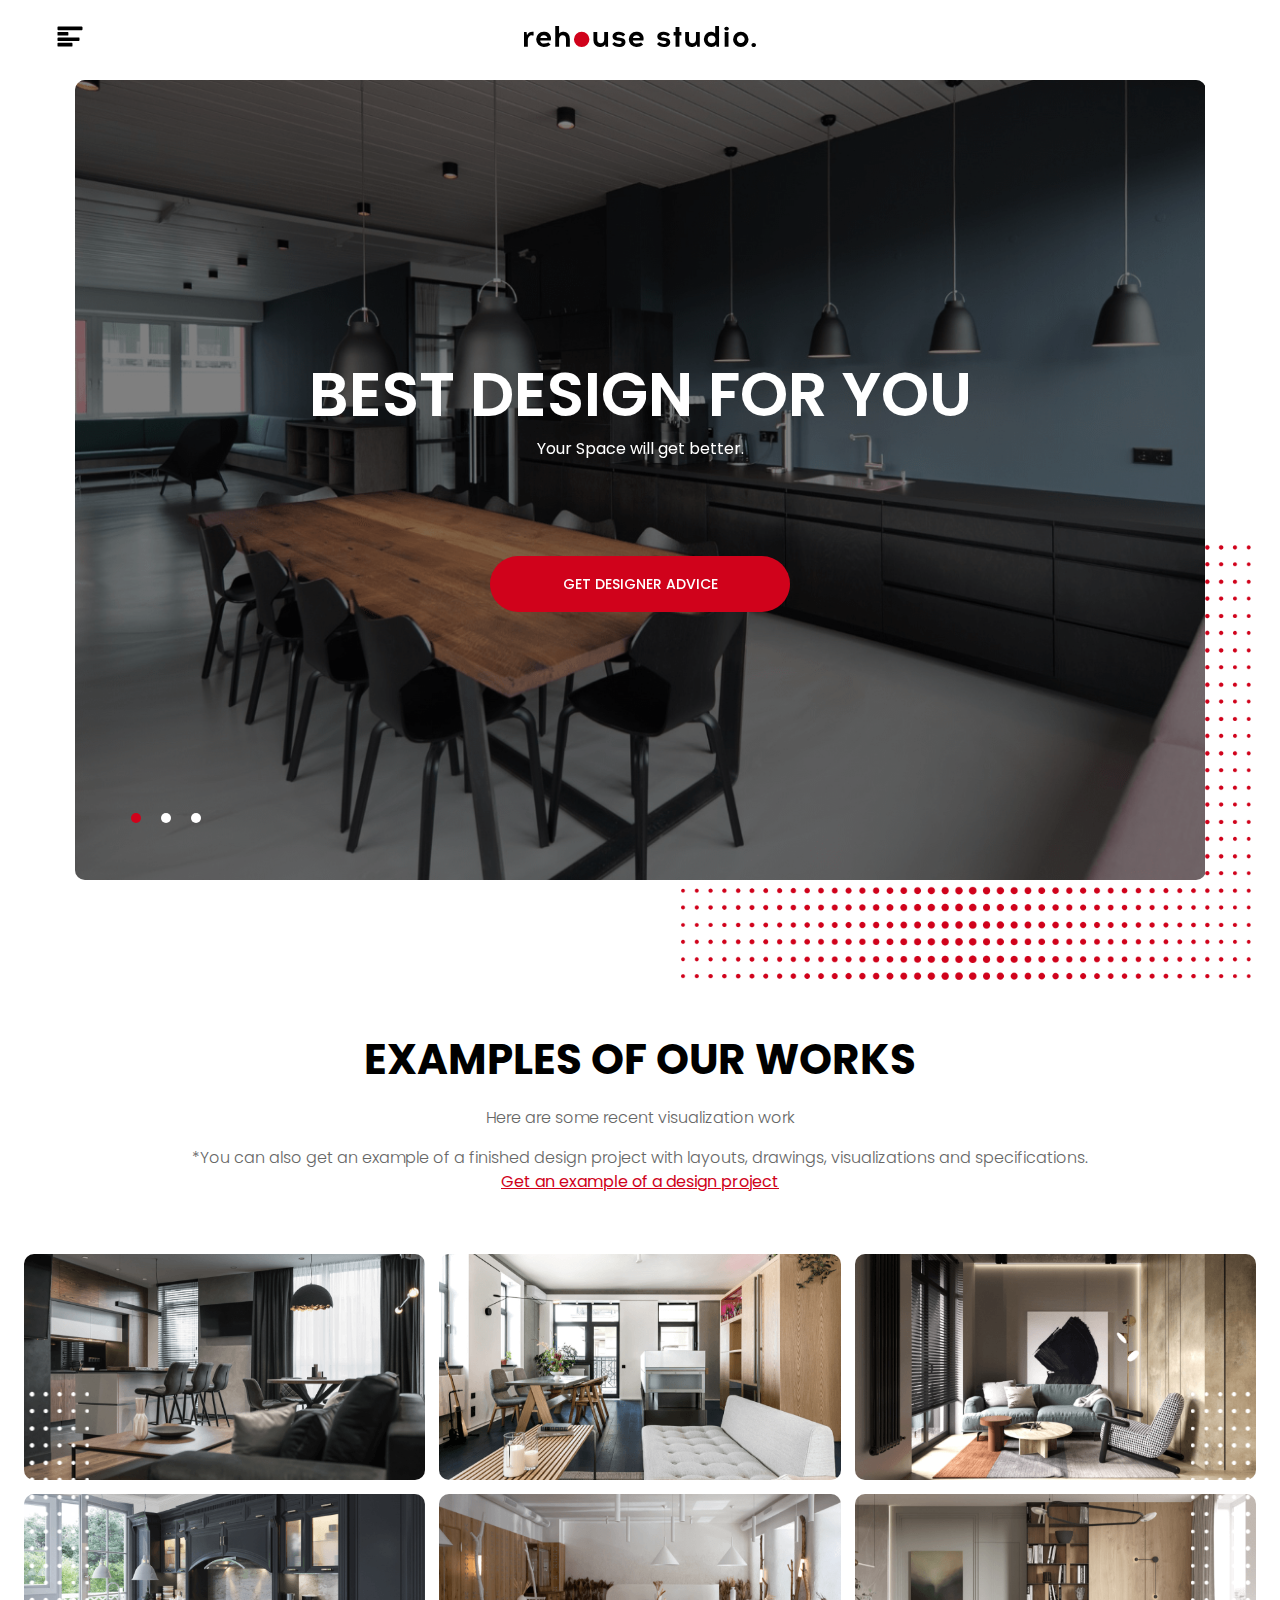
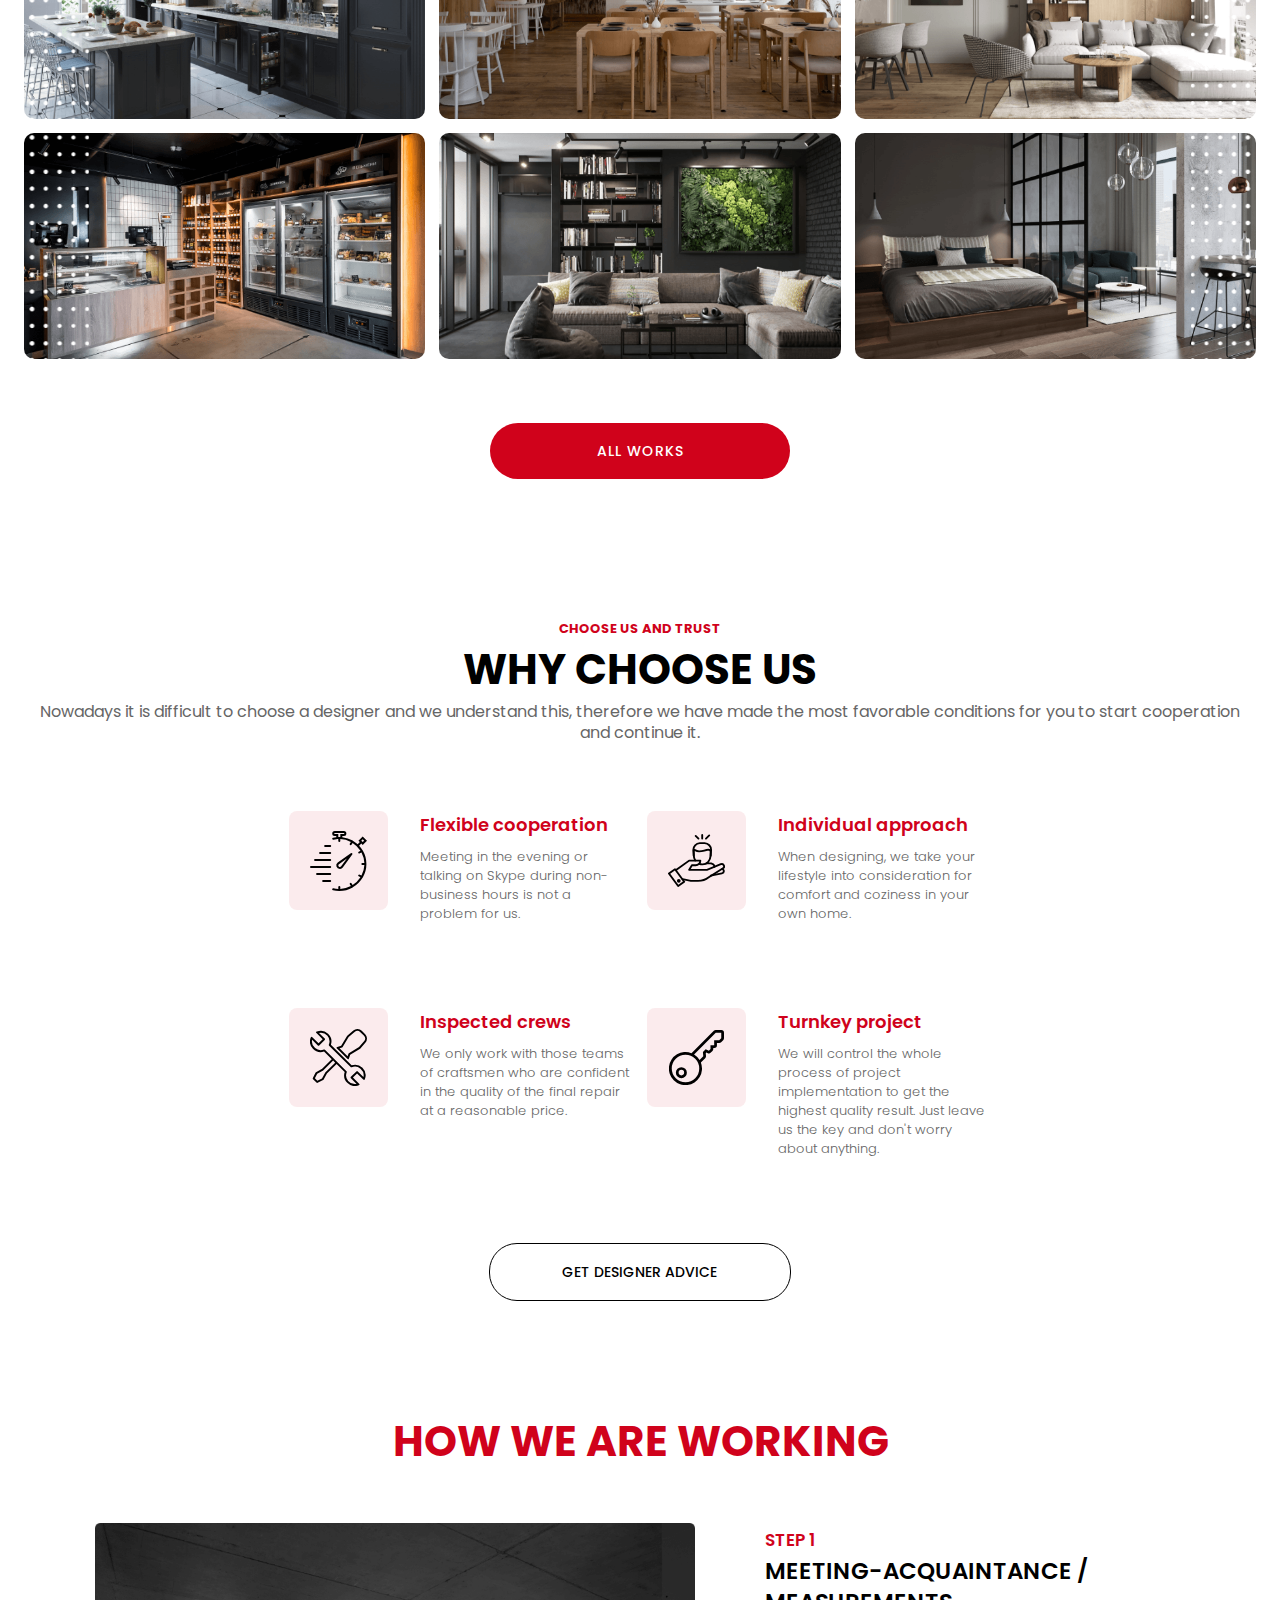
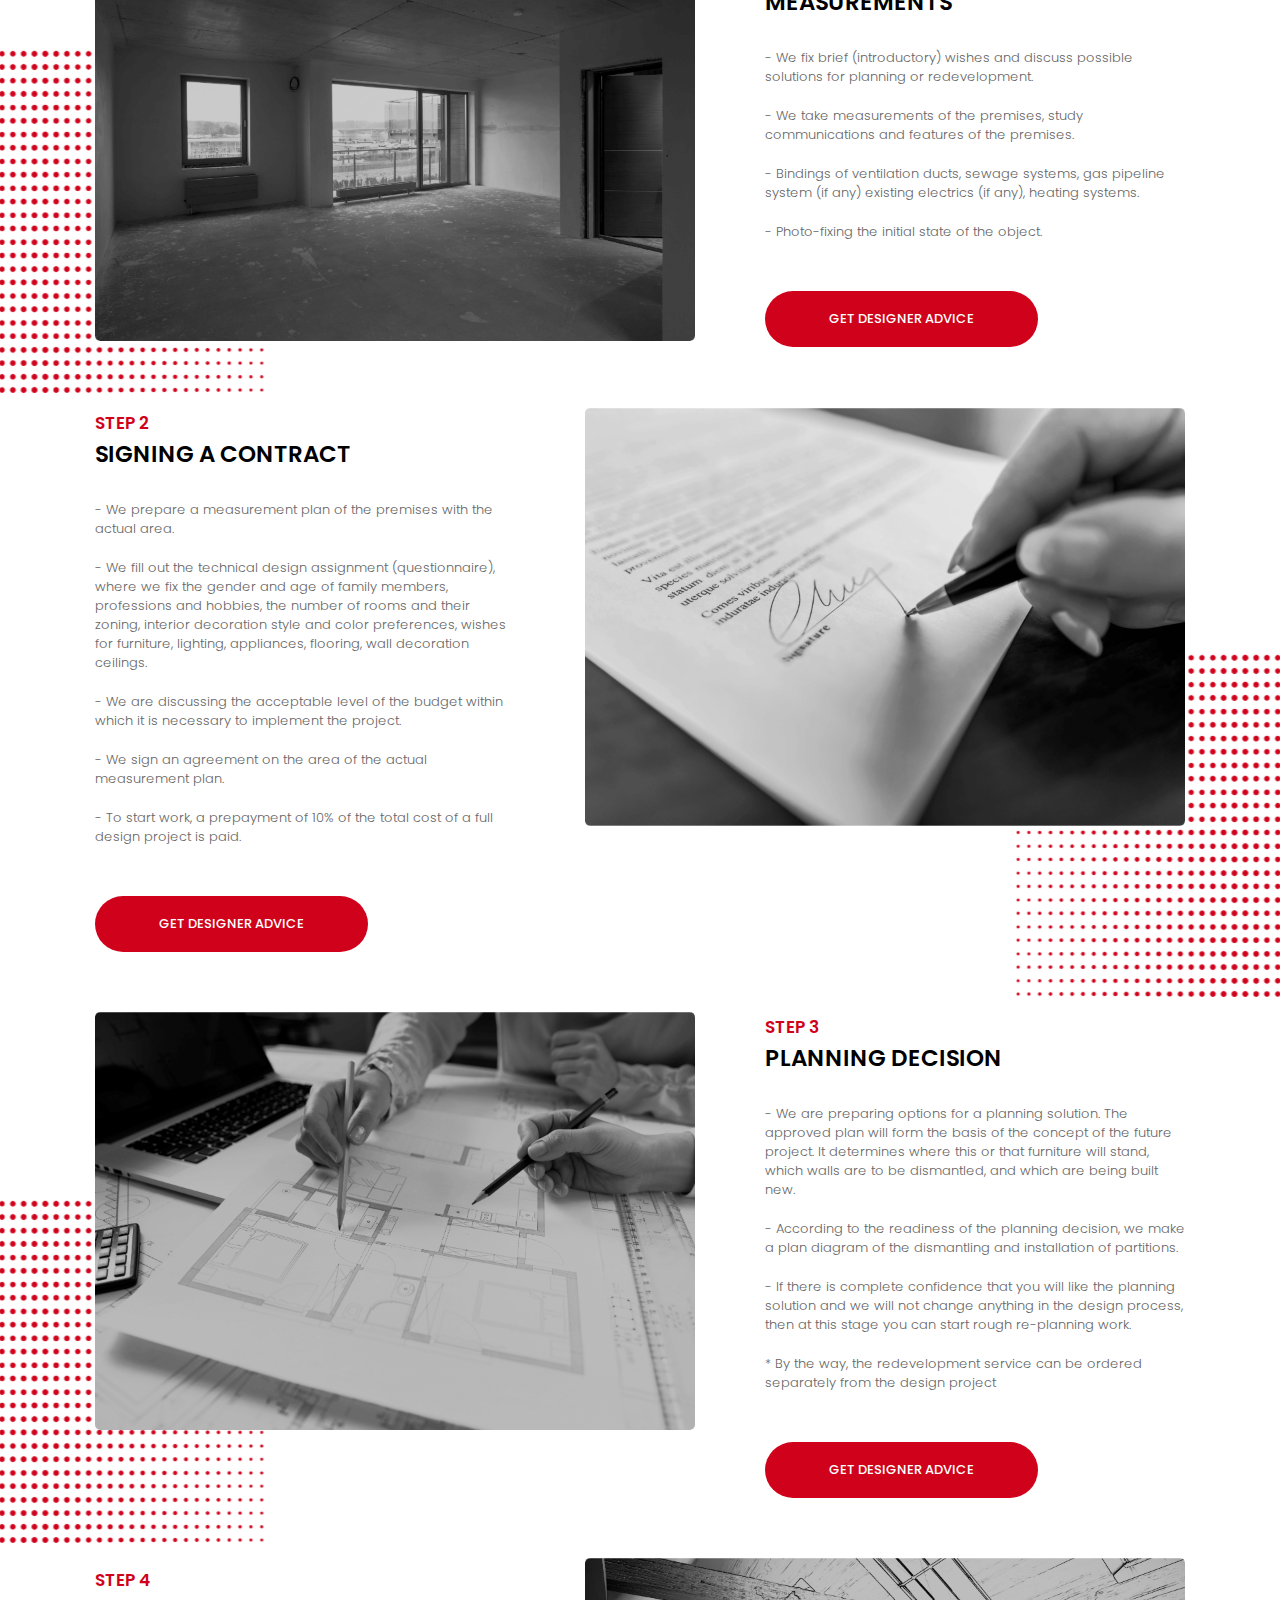
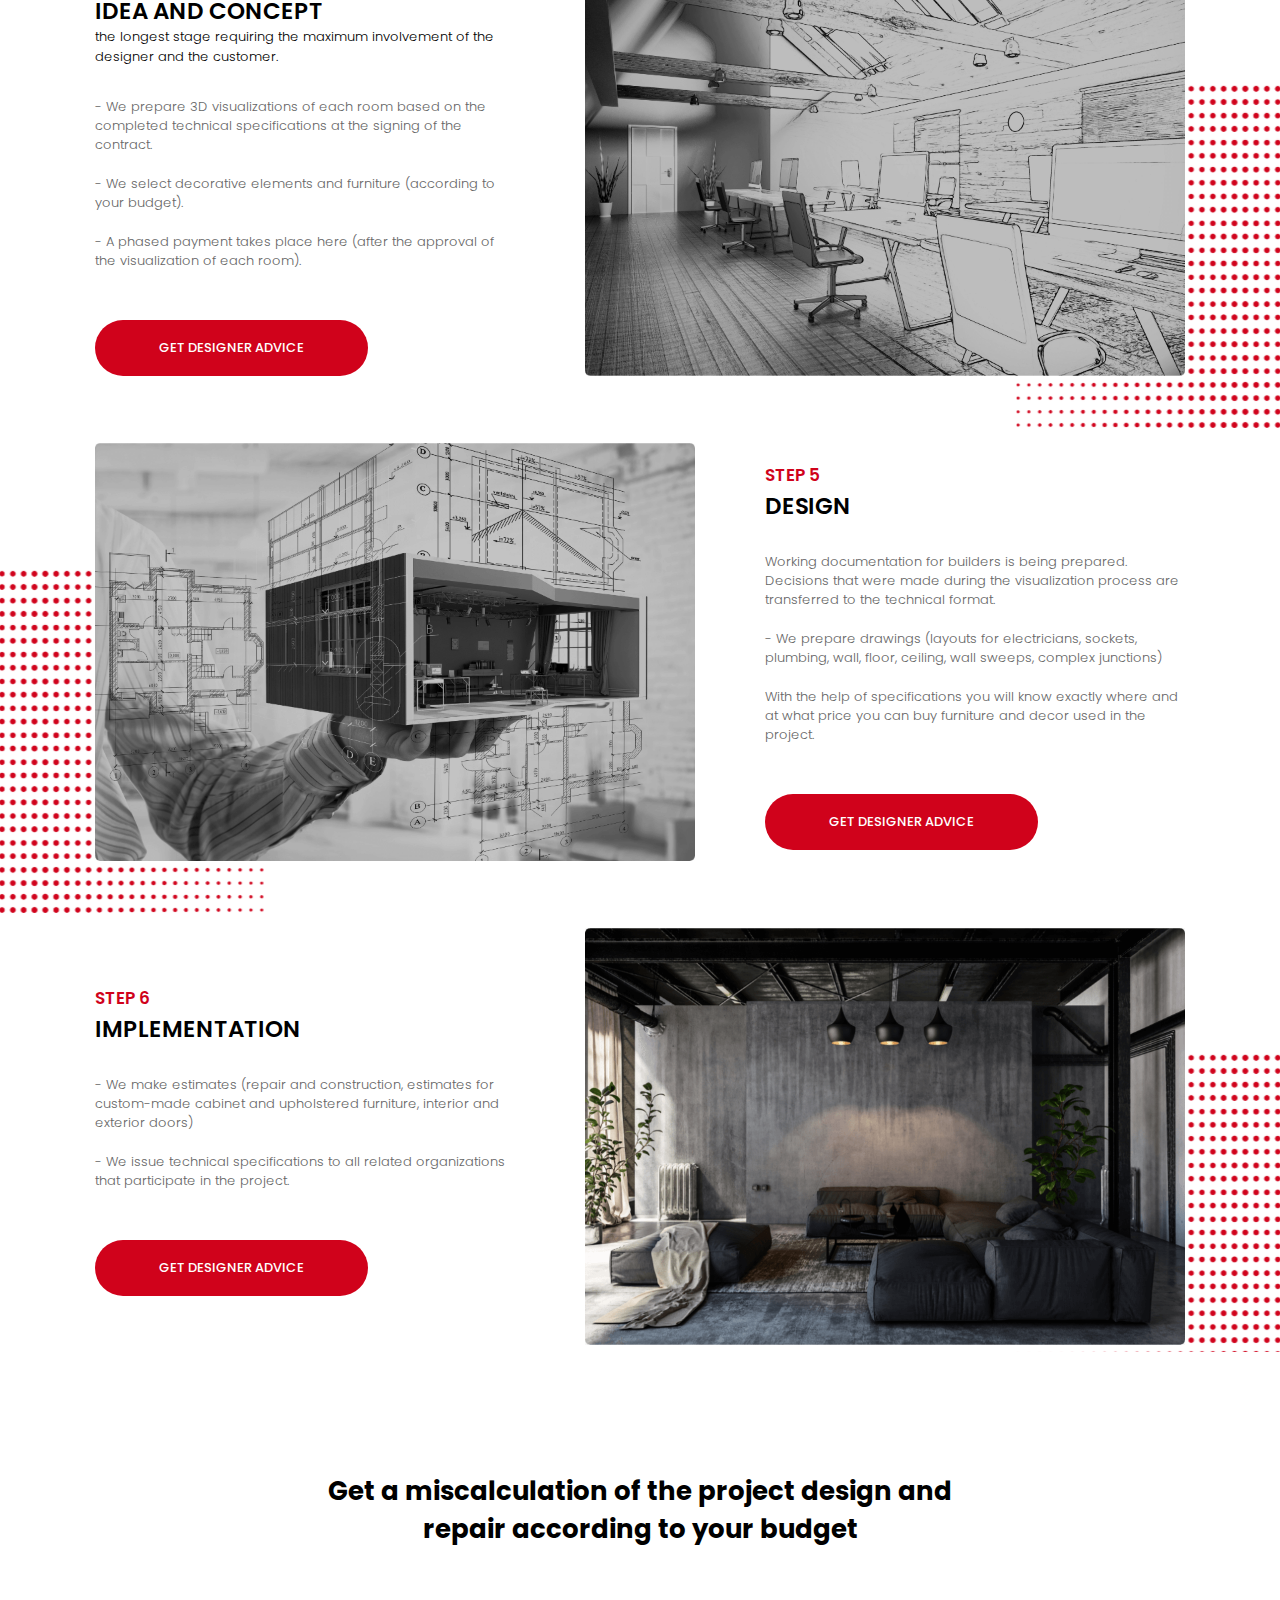
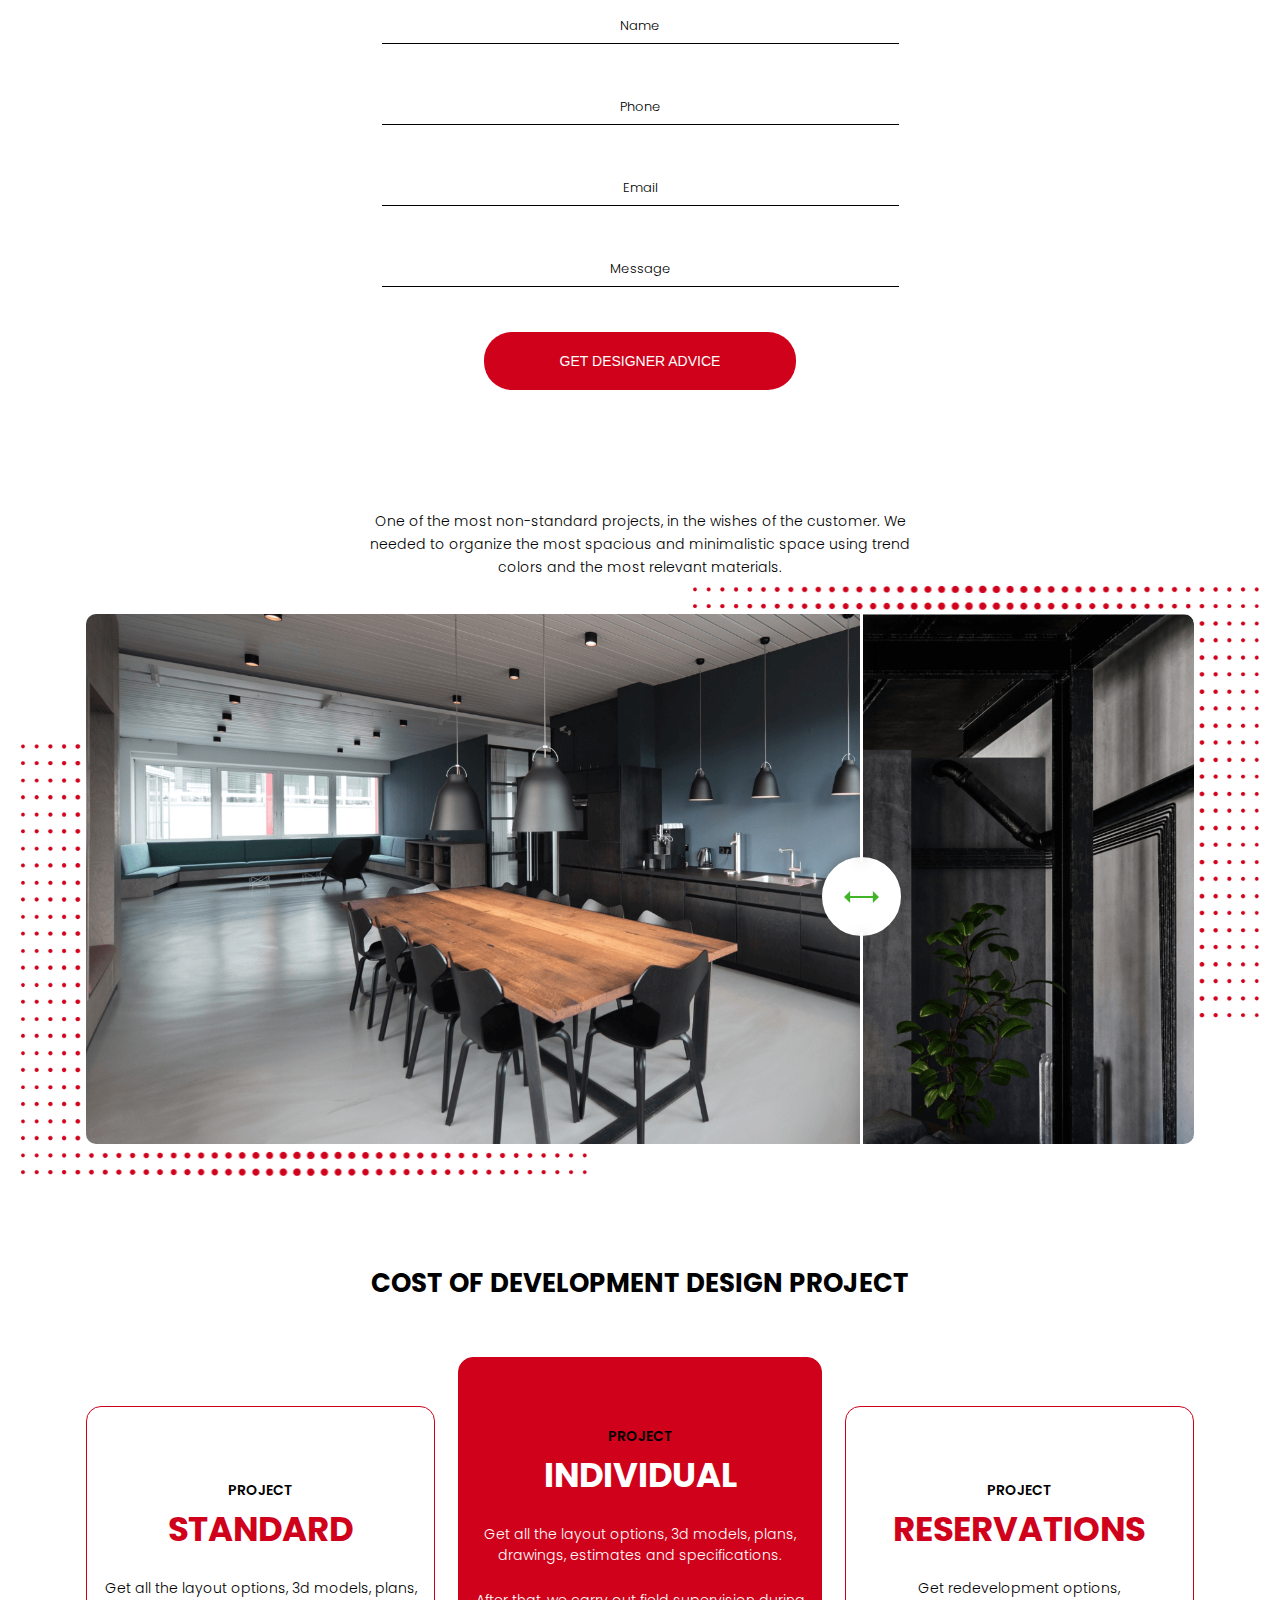
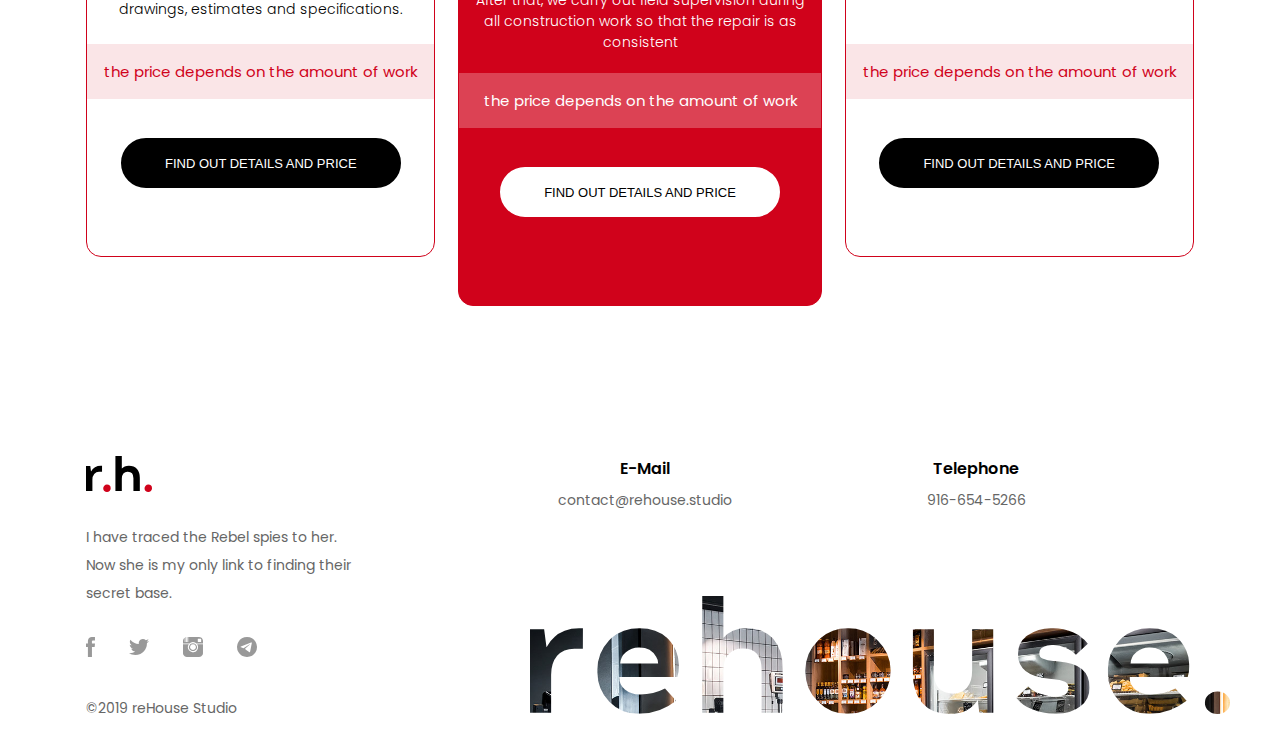
<file: index.html>
<!DOCTYPE html>
<html lang="en">

<head>
    <meta charset="UTF-8">
    <meta name="viewport" content="width=device-width, initial-scale=1.0">
    <meta http-equiv="X-UA-Compatible" content="ie=edge">
    <title>Rehouse studio</title>
    <!-- fonts -->
    <link
        href="https://fonts.googleapis.com/css?family=Poppins:100,200,300,400,500,600,700,800,900&display=swap&subset=devanagari,latin-ext"
        rel="stylesheet">
    <!-- styles -->
    <link rel="stylesheet" href="css/slick.css">
    <link rel="stylesheet" href="css/twentytwenty.css">
    <link rel="stylesheet" href="css/fotorama.css">
    <link rel="stylesheet" href="css/common.css">
    <link rel="stylesheet" href="css/responsive.css">
</head>

<body>

    <header class="header">
        <!-- <div id="toppage"></div> -->
        <span class="header__nav">
            <img class="burger" src="image/icons/menu-icon.svg" alt="menu">
            <img class="burger-close" src="image/icons/close-menu.svg" alt="menu close">
        </span>
        <a href="index.html" class="header__logo"><img src="image/logo.svg" alt="logo"></a>
        <div class="menu-section">
            <img class="ms__leftpic" src="image/red-dots.svg" alt="red dots">
            <img class="ms__rightpic" src="image/red-dots.svg" alt="red dots">
            <nav>
                <ul>
                    <li><a href="#portfolio">portfolio</a></li>
                    <li><a href="#about-us">about us</a></li>
                    <li><a href="#work-process">work process</a></li>
                    <li><a href="#service-packages">service packages</a></li>
                    <li><a href="#formsection">contact us</a></li>
                    <li><span class="openmodal">get designer advice</span></li>
                </ul>
            </nav>
        </div>
    </header>

    <main>
        <section class="mainslider">
            <div class="bigslider">
                <div class="bigslider__slide">
                    <img src="image/slide.png" alt="slide">
                    <div class="slide__text">
                        <h2>BEST DESIGN FOR YOU</h2>
                        <p class="subtitle">Your Space will get better.</p>
                        <a href="#formsection" class="slide__link">get designer advice</a>
                    </div>
                </div>
                <div class="bigslider__slide">
                    <img src="image/test-pic.png" alt="slide">
                    <div class="slide__text">
                        <h2>BEST DESIGN FOR YOU</h2>
                        <p class="subtitle">Your Space will get better.</p>
                        <a href="#formsection" class="slide__link">get designer advice</a>
                    </div>
                </div>
                <div class="bigslider__slide">
                    <img src="image/test-pic3.png" alt="slide">
                    <div class="slide__text">
                        <h2>BEST DESIGN FOR YOU</h2>
                        <p class="subtitle">Your Space will get better.</p>
                        <a href="#formsection" class="slide__link">get designer advice</a>
                    </div>
                </div>
            </div>
            <img class="mainslider__reddots" src="image/red-dots.svg" alt="red dots">
        </section>

        <section class="ourworks" id="portfolio">
            <div class="ourworks__topsect">
                <h3>EXAMPLES OF OUR WORKS</h3>
                <p>Here are some recent visualization work</p>
                <p>*You can also get an example of a finished design project with layouts, drawings, visualizations and
                    specifications.
                    <a href="#" class="openmodal">Get an example of a design project</a>
                </p>
            </div>
            <div class="ourworks__works">
                <img class="right-pic" src="image/white-dots.svg" alt="image">
                <img class="left-pic" src="image/white-dots.svg" alt="image">
                <div class="work-row">
                    <div class="work-col">
                        <div class="workbox">
                            <div class="workbox__inner">
                                <img src="image/work1.png" alt="image">
                                <div class="workbox__hoverbox">
                                    <p class="whoverbox__title">
                                        Design by suvorich texture framework: Lincoln
                                    </p>
                                    <div class="whoverbox__descr">
                                        <div class="whoverbox__inf">
                                            <img src="image/icons/sizeicon.svg" alt="icon"><span> 98
                                                m<sup>2</sup></span>
                                        </div>
                                        <div class="whoverbox__inf">
                                            <img src="image/icons/mark-icon.svg" alt="icon"><span>Chicago,IL</span>
                                        </div>
                                    </div>
                                    <div class="text-right"><span class="whoverbox__seemore">see more photos</span>
                                    </div>
                                </div>
                            </div>
                        </div>
                    </div>
                    <div class="work-col">
                        <div class="workbox">
                            <div class="workbox__inner">
                                <img src="image/work2.png" alt="image">
                                <div class="workbox__hoverbox">
                                    <p class="whoverbox__title">
                                        Design by suvorich texture framework: Lincoln
                                    </p>
                                    <div class="whoverbox__descr">
                                        <div class="whoverbox__inf">
                                            <img src="image/icons/sizeicon.svg" alt="icon"><span> 98
                                                m<sup>2</sup></span>
                                        </div>
                                        <div class="whoverbox__inf">
                                            <img src="image/icons/mark-icon.svg" alt="icon"><span>Chicago,IL</span>
                                        </div>
                                    </div>
                                    <div class="text-right"><span class="whoverbox__seemore">see more photos</span>
                                    </div>
                                </div>
                            </div>
                        </div>
                    </div>
                    <div class="work-col">
                        <div class="workbox">
                            <div class="workbox__inner">
                                <img src="image/work3.png" alt="image">
                                <div class="workbox__hoverbox">
                                    <p class="whoverbox__title">
                                        Design by suvorich texture framework: Lincoln
                                    </p>
                                    <div class="whoverbox__descr">
                                        <div class="whoverbox__inf">
                                            <img src="image/icons/sizeicon.svg" alt="icon"><span> 98
                                                m<sup>2</sup></span>
                                        </div>
                                        <div class="whoverbox__inf">
                                            <img src="image/icons/mark-icon.svg" alt="icon"><span>Chicago,IL</span>
                                        </div>
                                    </div>
                                    <div class="text-right"><span class="whoverbox__seemore">see more photos</span>
                                    </div>
                                </div>
                            </div>
                        </div>
                    </div>
                    <div class="work-col">
                        <div class="workbox">
                            <div class="workbox__inner">
                                <img src="image/work4.png" alt="image">
                                <div class="workbox__hoverbox">
                                    <p class="whoverbox__title">
                                        Design by suvorich texture framework: Lincoln
                                    </p>
                                    <div class="whoverbox__descr">
                                        <div class="whoverbox__inf">
                                            <img src="image/icons/sizeicon.svg" alt="icon"><span> 98
                                                m<sup>2</sup></span>
                                        </div>
                                        <div class="whoverbox__inf">
                                            <img src="image/icons/mark-icon.svg" alt="icon"><span>Chicago,IL</span>
                                        </div>
                                    </div>
                                    <div class="text-right"><span class="whoverbox__seemore">see more photos</span>
                                    </div>
                                </div>
                            </div>
                        </div>
                    </div>
                    <div class="work-col">
                        <div class="workbox">
                            <div class="workbox__inner">
                                <img src="image/work5.png" alt="image">
                                <div class="workbox__hoverbox">
                                    <p class="whoverbox__title">
                                        Design by suvorich texture framework: Lincoln
                                    </p>
                                    <div class="whoverbox__descr">
                                        <div class="whoverbox__inf">
                                            <img src="image/icons/sizeicon.svg" alt="icon"><span> 98
                                                m<sup>2</sup></span>
                                        </div>
                                        <div class="whoverbox__inf">
                                            <img src="image/icons/mark-icon.svg" alt="icon"><span>Chicago,IL</span>
                                        </div>
                                    </div>
                                    <div class="text-right"><span class="whoverbox__seemore">see more photos</span>
                                    </div>
                                </div>
                            </div>
                        </div>
                    </div>
                    <div class="work-col">
                        <div class="workbox">
                            <div class="workbox__inner">
                                <img src="image/work6.png" alt="image">
                                <div class="workbox__hoverbox">
                                    <p class="whoverbox__title">
                                        Design by suvorich texture framework: Lincoln
                                    </p>
                                    <div class="whoverbox__descr">
                                        <div class="whoverbox__inf">
                                            <img src="image/icons/sizeicon.svg" alt="icon"><span> 98
                                                m<sup>2</sup></span>
                                        </div>
                                        <div class="whoverbox__inf">
                                            <img src="image/icons/mark-icon.svg" alt="icon"><span>Chicago,IL</span>
                                        </div>
                                    </div>
                                    <div class="text-right"><span class="whoverbox__seemore">see more photos</span>
                                    </div>
                                </div>
                            </div>
                        </div>
                    </div>
                    <div class="work-col">
                        <div class="workbox">
                            <div class="workbox__inner">
                                <img src="image/work7.png" alt="image">
                                <div class="workbox__hoverbox">
                                    <p class="whoverbox__title">
                                        Design by suvorich texture framework: Lincoln
                                    </p>
                                    <div class="whoverbox__descr">
                                        <div class="whoverbox__inf">
                                            <img src="image/icons/sizeicon.svg" alt="icon"><span> 98
                                                m<sup>2</sup></span>
                                        </div>
                                        <div class="whoverbox__inf">
                                            <img src="image/icons/mark-icon.svg" alt="icon"><span>Chicago,IL</span>
                                        </div>
                                    </div>
                                    <div class="text-right"><span class="whoverbox__seemore">see more photos</span>
                                    </div>
                                </div>
                            </div>
                        </div>
                    </div>
                    <div class="work-col">
                        <div class="workbox">
                            <div class="workbox__inner">
                                <img src="image/work8.png" alt="image">
                                <div class="workbox__hoverbox">
                                    <p class="whoverbox__title">
                                        Design by suvorich texture framework: Lincoln
                                    </p>
                                    <div class="whoverbox__descr">
                                        <div class="whoverbox__inf">
                                            <img src="image/icons/sizeicon.svg" alt="icon"><span> 98
                                                m<sup>2</sup></span>
                                        </div>
                                        <div class="whoverbox__inf">
                                            <img src="image/icons/mark-icon.svg" alt="icon"><span>Chicago,IL</span>
                                        </div>
                                    </div>
                                    <div class="text-right"><span class="whoverbox__seemore">see more photos</span>
                                    </div>
                                </div>
                            </div>
                        </div>
                    </div>
                    <div class="work-col">
                        <div class="workbox">
                            <div class="workbox__inner">
                                <img src="image/work9.png" alt="image">
                                <div class="workbox__hoverbox">
                                    <p class="whoverbox__title">
                                        Design by suvorich texture framework: Lincoln
                                    </p>
                                    <div class="whoverbox__descr">
                                        <div class="whoverbox__inf">
                                            <img src="image/icons/sizeicon.svg" alt="icon"><span> 98
                                                m<sup>2</sup></span>
                                        </div>
                                        <div class="whoverbox__inf">
                                            <img src="image/icons/mark-icon.svg" alt="icon"><span>Chicago,IL</span>
                                        </div>
                                    </div>
                                    <div class="text-right"><span class="whoverbox__seemore">see more photos</span>
                                    </div>
                                </div>
                            </div>
                        </div>
                    </div>
                </div>
                <p class="showmore-work"><span>see more works</span></p>
                <a href="portfolio.html" class="allworks-link">all works</a>
            </div>
        </section>

        <section class="chooseus" id="about-us">
            <div class="chooseus__topsect">
                <p class="beforetitle-text">CHOOSE US AND TRUST</p>
                <h3>WHY CHOOSE US</h3>
                <p>Nowadays it is difficult to choose a designer and we understand this, therefore we have made the most
                    favorable conditions for you to start cooperation and continue it.</p>
            </div>
            <div class="choose-content">
                <div class="chooseus-row">
                    <div class="chooseus-col">
                        <div class="choose-box">
                            <div class="choose__picbox">
                                <img src="image/icons/stopwatch.svg" alt="icon">
                            </div>
                            <div class="choose__textbox">
                                <p class="title">Flexible cooperation</p>
                                <p class="descr">
                                    Meeting in the evening or talking on Skype during non-
                                    business hours is not a problem for us.
                                </p>
                            </div>
                        </div>
                    </div>
                    <div class="chooseus-col">
                        <div class="choose-box">
                            <div class="choose__picbox">
                                <img src="image/icons/human.svg" alt="icon">
                            </div>
                            <div class="choose__textbox">
                                <p class="title">Individual approach</p>
                                <p class="descr">
                                    When designing, we take your lifestyle into consideration for comfort and coziness
                                    in your own home.
                                </p>
                            </div>
                        </div>
                    </div>
                    <div class="chooseus-col">
                        <div class="choose-box">
                            <div class="choose__picbox">
                                <img src="image/icons/work.svg" alt="icon">
                            </div>
                            <div class="choose__textbox">
                                <p class="title">Inspected crews</p>
                                <p class="descr">
                                    We only work with those teams of craftsmen who are confident in the quality of the
                                    final repair at a reasonable price.
                                </p>
                            </div>
                        </div>
                    </div>
                    <div class="chooseus-col">
                        <div class="choose-box">
                            <div class="choose__picbox">
                                <img src="image/icons/key.svg" alt="icon">
                            </div>
                            <div class="choose__textbox">
                                <p class="title">Turnkey project</p>
                                <p class="descr">
                                    We will control the whole process of project implementation to get the highest
                                    quality result. Just leave us the key and don't worry about anything.
                                </p>
                            </div>
                        </div>
                    </div>
                </div>
                <a href="#" class="openmodal">get designer advice</a>
            </div>
        </section>

        <section class="howworking" id="work-process">
            <h3>HOW WE ARE WORKING</h3>
            <div class="howworking-sect">
                <div class="howworking__row">
                    <div class="howworking__colpic">
                        <img src="image/hw1.png" alt="image">
                    </div>
                    <div class="howworking__coltext">
                        <div>
                            <p class="step">STEP 1</p>
                            <p class="title">meeting-acquaintance / measurements</p>
                            <ul>
                                <li>- We fix brief (introductory) wishes and discuss possible solutions for planning or
                                    redevelopment.
                                </li>
                                <li>- We take measurements of the premises, study communications and features of the
                                    premises.
                                </li>
                                <li>- Bindings of ventilation ducts, sewage systems, gas pipeline system (if any)
                                    existing
                                    electrics (if any), heating systems.</li>
                                <li>- Photo-fixing the initial state of the object.</li>
                            </ul>
                            <a href="#" class="openmodal">get designer advice</a>
                        </div>
                    </div>
                </div>
                <div class="howworking__row">
                    <div class="howworking__colpic">
                        <img src="image/hw2.png" alt="image">
                    </div>
                    <div class="howworking__coltext">
                        <div>
                            <p class="step">STEP 2</p>
                            <p class="title">signing a contract</p>
                            <ul>
                                <li>- We prepare a measurement plan of the premises with the actual area.
                                </li>
                                <li>- We fill out the technical design assignment (questionnaire), where we fix the
                                    gender
                                    and age of family
                                    members, professions and hobbies, the number of rooms and their zoning, interior
                                    decoration style and
                                    color preferences, wishes for furniture, lighting, appliances, flooring, wall
                                    decoration ceilings.

                                </li>
                                <li>- We are discussing the acceptable level of the budget within which it is necessary
                                    to
                                    implement the
                                    project.
                                </li>
                                <li>- We sign an agreement on the area of ​​the actual measurement plan.</li>
                                <li>- To start work, a prepayment of 10% of the total cost of a full design project is
                                    paid.</li>
                            </ul>
                            <a href="#" class="openmodal">get designer advice</a>
                        </div>
                    </div>
                </div>
                <div class="howworking__row">
                    <div class="howworking__colpic">
                        <img src="image/hw3.png" alt="image">
                    </div>
                    <div class="howworking__coltext">
                        <div>
                            <p class="step">STEP 3</p>
                            <p class="title">Planning decision</p>
                            <ul>
                                <li>- We are preparing options for a planning solution. The approved plan will form the
                                    basis of the concept
                                    of the future project. It determines where this or that furniture will stand, which
                                    walls are to be
                                    dismantled, and which are being built new.

                                </li>
                                <li>- According to the readiness of the planning decision, we make a plan diagram of the
                                    dismantling and
                                    installation of partitions.
                                </li>
                                <li>- If there is complete confidence that you will like the planning solution and we
                                    will
                                    not change anything
                                    in the design process, then at this stage you can start rough re-planning work.
                                </li>
                                <li>* By the way, the redevelopment service can be ordered separately from the design
                                    project</li>
                            </ul>
                            <a href="#" class="openmodal">get designer advice</a>
                        </div>
                    </div>
                </div>
                <div class="howworking__row">
                    <div class="howworking__colpic">
                        <img src="image/hw4.png" alt="image">
                    </div>
                    <div class="howworking__coltext">
                        <div>
                            <p class="step">STEP 4</p>
                            <p class="title">idea and concept</p>
                            <p class="subtitle">the longest stage requiring the maximum involvement of the designer and
                                the customer.</p>
                            <ul>
                                <li>
                                    - We prepare 3D visualizations of each room based on the completed technical
                                    specifications at the
                                    signing of the contract.
                                </li>
                                <li>- We select decorative elements and furniture (according to your budget).</li>
                                <li>- A phased payment takes place here (after the approval of the visualization of each
                                    room).</li>
                            </ul>
                            <a href="#" class="openmodal">get designer advice</a>
                        </div>
                    </div>
                </div>
                <div class="howworking__row">
                    <div class="howworking__colpic">
                        <img src="image/hw5.png" alt="image">
                    </div>
                    <div class="howworking__coltext">
                        <div>
                            <p class="step">STEP 5</p>
                            <p class="title">Design</p>
                            <ul>
                                <li>
                                    Working documentation for builders is being prepared.<br>
                                    Decisions that were made during the visualization process are transferred to the
                                    technical format.
                                </li>
                                <li>- We prepare drawings (layouts for electricians, sockets, plumbing, wall, floor,
                                    ceiling, wall sweeps,
                                    complex junctions)
                                </li>
                                <li>With the help of specifications you will know exactly where and at what price you
                                    can buy furniture
                                    and decor used in the project.</li>
                            </ul>
                            <a href="#" class="openmodal">get designer advice</a>
                        </div>
                    </div>
                </div>
                <div class="howworking__row">
                    <div class="howworking__colpic">
                        <img src="image/hw6.png" alt="image">
                    </div>
                    <div class="howworking__coltext">
                        <div>
                            <p class="step">STEP 6</p>
                            <p class="title">Implementation</p>
                            <ul>
                                <li>
                                    - We make estimates (repair and construction, estimates for custom-made cabinet and
                                    upholstered furniture, interior and exterior doors)
                                </li>
                                <li>- We issue technical specifications to all related organizations that participate in
                                    the project.
                                </li>
                            </ul>
                            <a href="#" class="openmodal">get designer advice</a>
                        </div>
                    </div>
                </div>
            </div>
        </section>

        <section class="formsection" id="formsection">
            <form action="#">
                <p class="title">Get a miscalculation of the project design
                    and repair according to your budget</p>
                <div class="controls">
                    <input type="text" id="name" class="floatLabel" name="name" value="">
                    <label for="name">Name</label>
                </div>
                <div class="controls">
                    <input type="tel" id="tel" class="floatLabel" name="tel" value="">
                    <label for="tel">Phone</label>
                </div>
                <div class="controls">
                    <input type="email" id="email" class="floatLabel" name="email" value="">
                    <label for="email">Email</label>
                </div>
                <div class="controls">
                    <textarea id="message" class="floatLabel" name="message"></textarea>
                    <label for="message">Message</label>
                </div>
                <input type="submit" value="get designer advice">
            </form>
        </section>

        <section class="after-before">
            <p class="toptext">
                One of the most non-standard projects, in the wishes of the customer.
                We needed to organize the most spacious and minimalistic space using trend colors and the most relevant
                materials.
            </p>
            <div class="twentytwenty-container">
                <img src="image/slide.png">
                <img src="image/test-pic.png">
            </div>
        </section>

        <section class="costproject" id="service-packages">
            <h4>COST OF DEVELOPMENT DESIGN PROJECT</h4>
            <div class="costproject__container">
                <div class="cost-project">
                    <p class="cost__beftitle">PROJECT
                    </p>
                    <p class="cost__title">STANDARD</p>
                    <p class="cost__descr">
                        Get all the layout options, 3d models, plans, drawings, estimates and specifications.
                    </p>
                    <p class="cost__line">the price depends on the amount of work</p>
                    <button class="cost__btn openmodal-project">find out details and price</button>
                </div>
                <div class="cost-project green">
                    <p class="cost__beftitle">PROJECT
                    </p>
                    <p class="cost__title">INDIVIDUAL</p>
                    <p class="cost__descr">
                        Get all the layout options, 3d models, plans, drawings, estimates and specifications.
                    </p>
                    <p class="cost__descr">
                        After that, we carry out field supervision during all construction work so that the repair is as
                        consistent
                    </p>
                    <p class="cost__line">the price depends on the amount of work</p>
                    <button class="cost__btn openmodal-project">find out details and price</button>
                </div>
                <div class="cost-project">
                    <p class="cost__beftitle">PROJECT
                    </p>
                    <p class="cost__title">RESERVATIONS</p>
                    <p class="cost__descr">
                        Get redevelopment options,
                    </p>
                    <p class="cost__line">the price depends on the amount of work</p>
                    <button class="cost__btn openmodal-project">find out details and price</button>
                </div>
            </div>
        </section>
    </main>

    <div class="modal-section">
        <div class="modalform-wrap">
            <form action="#">
                <span class="close-modal"><img src="image/icons/close-button.svg" alt="close modal window"></span>
                <p class="title">Get a miscalculation of the project design
                    and repair according to your budget</p>
                <div class="controls">
                    <input type="text" id="name-modal" class="floatLabel" name="name-modal" value="">
                    <label for="name-modal">Name</label>
                </div>
                <div class="controls">
                    <input type="tel" id="tel-modal" class="floatLabel" name="tel-modal" value="">
                    <label for="tel-modal">Phone</label>
                </div>
                <div class="controls">
                    <input type="email" id="email-modal" class="floatLabel" name="email-modal" value="">
                    <label for="email-modal">email</label>
                </div>
                <div class="controls">
                    <textarea id="message-modal" class="floatLabel" name="message-modal"></textarea>
                    <label for="message-modal">Message</label>
                </div>
                <input type="submit" value="get designer advice">
            </form>
        </div>
    </div>
    <div class="modal-section-proj">
        <div class="modalform-wrap">
            <form action="#">
                <span class="close-modal"><img src="image/icons/close-button.svg" alt="close modal window"></span>
                <p class="title">INDIVIDUAL</p>
                <div class="controls">
                    <input type="text" id="name-modalpr" class="floatLabel" name="name-modalpr" value="">
                    <label for="name-modalpr">Name</label>
                </div>
                <div class="controls">
                    <input type="tel" id="tel-modalpr" class="floatLabel" name="tel-modalpr" value="">
                    <label for="tel-modalpr">Phone</label>
                </div>
                <div class="controls">
                    <input type="email" id="email-modalpr" class="floatLabel" name="email-modalpr" value="">
                    <label for="email-modalpr">email</label>
                </div>
                <div class="controls">
                    <textarea id="message-modalpr" class="floatLabel" name="message-modalpr"></textarea>
                    <label for="message-modalpr">Message</label>
                </div>
                <input type="submit" value="get designer advice">
            </form>
        </div>
    </div>
    <div class="modal-section-gallery">
        <div class="modalform-wrap">
            <div class="modal-gallery">
                <span class="close-modal"><img src="image/icons/close-button-white.svg" alt="close modal window"></span>
                <div class="fotorama" data-nav="thumbs" data-width="100%">
                    <img src="image/work1.png" alt="">
                    <img src="image/work2.png" alt="">
                    <img src="image/slide.png" alt="">
                    <img src="image/work3.png" alt="">
                    <img src="image/work4.png" alt="">
                    <img src="image/work5.png" alt="">
                    <img src="image/work6.png" alt="">
                    <img src="image/pic1.jpg" alt="">
                    <img src="image/pic2.png" alt="">
                    <img src="image/work1.png" alt="">
                    <img src="image/work2.png" alt="">
                    <img src="image/slide.png" alt="">
                    <img src="image/work3.png" alt="">
                    <img src="image/work4.png" alt="">
                    <img src="image/work5.png" alt="">
                    <img src="image/work6.png" alt="">
                </div>
            </div>
        </div>
    </div>

    <footer class="footer" id="aaa">
        <div class="footer__container">
            <div class="footer__leftbox">
                <a href="index.html" class="footer__logo"><img src="image/footer-logo.svg" alt="logo"></a>
                <p>
                    I have traced the Rebel spies to her. Now she is my only link to finding their secret base.
                </p>
                <ul class="footer__social">
                    <li>
                        <a href="#">
                            <svg xmlns="http://www.w3.org/2000/svg" width="9" height="20" viewBox="0 0 9 20">
                                <path id="_" data-name=""
                                    d="M9,6.491l-.355,3.52h-2.7V20H1.906V10.011H0V6.491H1.906V4.206A5.079,5.079,0,0,1,2.217,2.4,3.5,3.5,0,0,1,3.436.731,4.162,4.162,0,0,1,5.963,0L8.956.023V3.451H6.783a.842.842,0,0,0-.554.183.978.978,0,0,0-.288.777v2.08Z"
                                    fill="#999" />
                            </svg>
                        </a>
                    </li>
                    <li>
                        <a href="#">
                            <svg xmlns="http://www.w3.org/2000/svg" width="25" height="20" viewBox="0 0 25 20">
                                <path id="_" data-name=""
                                    d="M25,2.363a10.678,10.678,0,0,1-2.568,2.644v.647a14.435,14.435,0,0,1-.942,5.063,15.047,15.047,0,0,1-2.8,4.613,13.854,13.854,0,0,1-4.566,3.376A15.084,15.084,0,0,1,7.877,20a14.811,14.811,0,0,1-4.167-.591A14.286,14.286,0,0,1,0,17.75q.6.056,1.227.056a10.317,10.317,0,0,0,3.4-.563,10.691,10.691,0,0,0,2.968-1.575,5.175,5.175,0,0,1-2.968-1.027,4.876,4.876,0,0,1-1.8-2.489,5.172,5.172,0,0,0,.942.084,5.365,5.365,0,0,0,1.341-.169A5.1,5.1,0,0,1,1.555,9.353,5.218,5.218,0,0,1,1,7.117V7.032a4.87,4.87,0,0,0,2.34.647A5.127,5.127,0,0,1,1.67,5.865,4.895,4.895,0,0,1,1.056,3.46,4.965,4.965,0,0,1,1.741.928,14.576,14.576,0,0,0,6.393,4.641,14.633,14.633,0,0,0,12.3,6.217a5.785,5.785,0,0,1-.114-1.153,4.867,4.867,0,0,1,.685-2.532A5.142,5.142,0,0,1,14.74.689,4.993,4.993,0,0,1,17.295,0a5.1,5.1,0,0,1,2.055.422A5.044,5.044,0,0,1,21.033,1.6,10.057,10.057,0,0,0,24.287.366a4.856,4.856,0,0,1-.87,1.617,5.253,5.253,0,0,1-1.384,1.2A10.531,10.531,0,0,0,25,2.363Z"
                                    fill="#999" />
                            </svg>

                        </a>
                    </li>
                    <li>
                        <a href="#">
                            <svg xmlns="http://www.w3.org/2000/svg" width="20" height="20" viewBox="0 0 20 20">
                                <path id="_" data-name=""
                                    d="M3.834,20a3.607,3.607,0,0,1-1.861-.5A4.04,4.04,0,0,1,.539,18.079,3.714,3.714,0,0,1,0,16.136V7.177H5.8a5.033,5.033,0,0,0-.643,4.617A4.922,4.922,0,0,0,7.2,14.353a4.9,4.9,0,0,0,2.075.789,5.093,5.093,0,0,0,.7.047,5.261,5.261,0,0,0,1.49-.219A5.043,5.043,0,0,0,13.395,13.9a4.88,4.88,0,0,0,1.284-1.829,5.159,5.159,0,0,0,.39-2.377,5.541,5.541,0,0,0-.895-2.537h5.8v8.982a3.767,3.767,0,0,1-.527,1.943A3.891,3.891,0,0,1,16.078,20H3.834ZM10,14.011A4.027,4.027,0,0,1,8,13.5,3.9,3.9,0,0,1,6.559,8.149,3.967,3.967,0,0,1,8,6.709a3.879,3.879,0,0,1,1.984-.537,3.817,3.817,0,0,1,1.973.537,4.005,4.005,0,0,1,1.434,1.44A3.892,3.892,0,0,1,11.961,13.5,3.917,3.917,0,0,1,10,14.011ZM9.988,7.2a2.856,2.856,0,0,0-1.456.388A2.919,2.919,0,0,0,7.477,8.64a2.9,2.9,0,0,0,0,2.9,3.014,3.014,0,0,0,1.055,1.063,2.789,2.789,0,0,0,1.456.4,2.85,2.85,0,0,0,1.457-.389A2.914,2.914,0,0,0,12.5,11.565a2.919,2.919,0,0,0,0-2.914,2.9,2.9,0,0,0-1.055-1.063A2.858,2.858,0,0,0,9.988,7.2Zm9.991-.662H13.83a.4.4,0,0,1-.321-.137,5.292,5.292,0,0,0-2.271-1.235,4.98,4.98,0,0,0-2.523.012A5.436,5.436,0,0,0,6.445,6.422a.332.332,0,0,1-.23.114H.138L.022,6.514V5.646c0,.033,0,.044-.007.047S0,5.283,0,4.595A10.184,10.184,0,0,1,.046,3.542,3.718,3.718,0,0,1,1.582.777L1.674.754V4.937h.8V.617A.613.613,0,0,1,2.523.309.866.866,0,0,1,2.844.16L3.05.114V4.937h.826V.023H4.4V4.937h.825V0H16.078a3.753,3.753,0,0,1,1.915.514A4.071,4.071,0,0,1,19.415,1.9a3.658,3.658,0,0,1,.563,1.874c.015.367.022.816.022,1.372l-.007.477c-.008.547-.012.816-.014.917ZM16.485,1.657c-.341,0-.692,0-1.073.012a.581.581,0,0,0-.458.183.7.7,0,0,0-.161.48v2.1a.635.635,0,0,0,.172.468.611.611,0,0,0,.447.172h2.111a.594.594,0,0,0,.642-.64V2.309a.634.634,0,0,0-.172-.469.607.607,0,0,0-.447-.171C17.173,1.661,16.826,1.657,16.485,1.657Z"
                                    transform="translate(0 0)" fill="#999" />
                            </svg>

                        </a>
                    </li>
                    <li>
                        <a href="#">
                            <svg xmlns="http://www.w3.org/2000/svg" width="20" height="20" viewBox="0 0 20 20">
                                <path id="_" data-name=""
                                    d="M10,20a9.934,9.934,0,0,1-8.64-4.936A10.053,10.053,0,0,1,0,10.012,9.754,9.754,0,0,1,1.36,4.96,9.928,9.928,0,0,1,4.948,1.372,10.137,10.137,0,0,1,10,0V.023A9.937,9.937,0,0,1,18.64,4.96,9.745,9.745,0,0,1,20,10.012a10.043,10.043,0,0,1-1.36,5.052A9.934,9.934,0,0,1,10,20ZM12.845,7.269c.054,0,.081.031.081.091l-.138.205-4.754,4.3v.046l1.554,1.234,2.56,1.943a.822.822,0,0,0,.341.082.612.612,0,0,0,.208-.036.627.627,0,0,0,.3-.206,1.5,1.5,0,0,1,.092-.16L14.869,5.76c0-.182-.069-.29-.206-.32a.534.534,0,0,0-.142-.018,1.035,1.035,0,0,0-.269.041l-.206.068L3.9,9.509a.912.912,0,0,0-.239.172.26.26,0,0,0-.08.239.456.456,0,0,0,.229.32l.205.114,2.515.845L12.583,7.36l.16-.068A.3.3,0,0,1,12.845,7.269Z"
                                    transform="translate(0 0)" fill="#999" />
                            </svg>

                        </a>
                    </li>
                </ul>
                <p>©2019 reHouse Studio</p>
            </div>
            <div class="footer__rightbox">
                <div class="footer__rightboxinfo">
                    <p class="title">E-Mail</p>
                    <a href="mailto:contact@rehouse.studio">contact@rehouse.studio</a>
                </div>
                <div class="footer__rightboxinfo">
                    <p class="title">Telephone</p>
                    <a href="tel:9166545266">916-654-5266</a>
                </div>
            </div>
        </div>
        <img src="image/footer-pic.svg" alt="image" class="footerbottompic">
    </footer>







    <script src="js/jquery.min.js"></script>
    <script src="js/slick.min.js"></script>
    <script src="js/jquery.event.move.js"></script>
    <script src="js/jquery.twentytwenty.js"></script>
    <script src="js/fotorama.js"></script>
    <script src="js/common.js"></script>
    <script>
        $(function () {
            $(".twentytwenty-container[data-orientation!='vertical']").twentytwenty({ default_offset_pct: 0.7 });
            $(".twentytwenty-container[data-orientation='vertical']").twentytwenty({
                default_offset_pct: 0.3, orientation:
                    'vertical'
            });
        });
    </script>
</body>

</html>
</file>
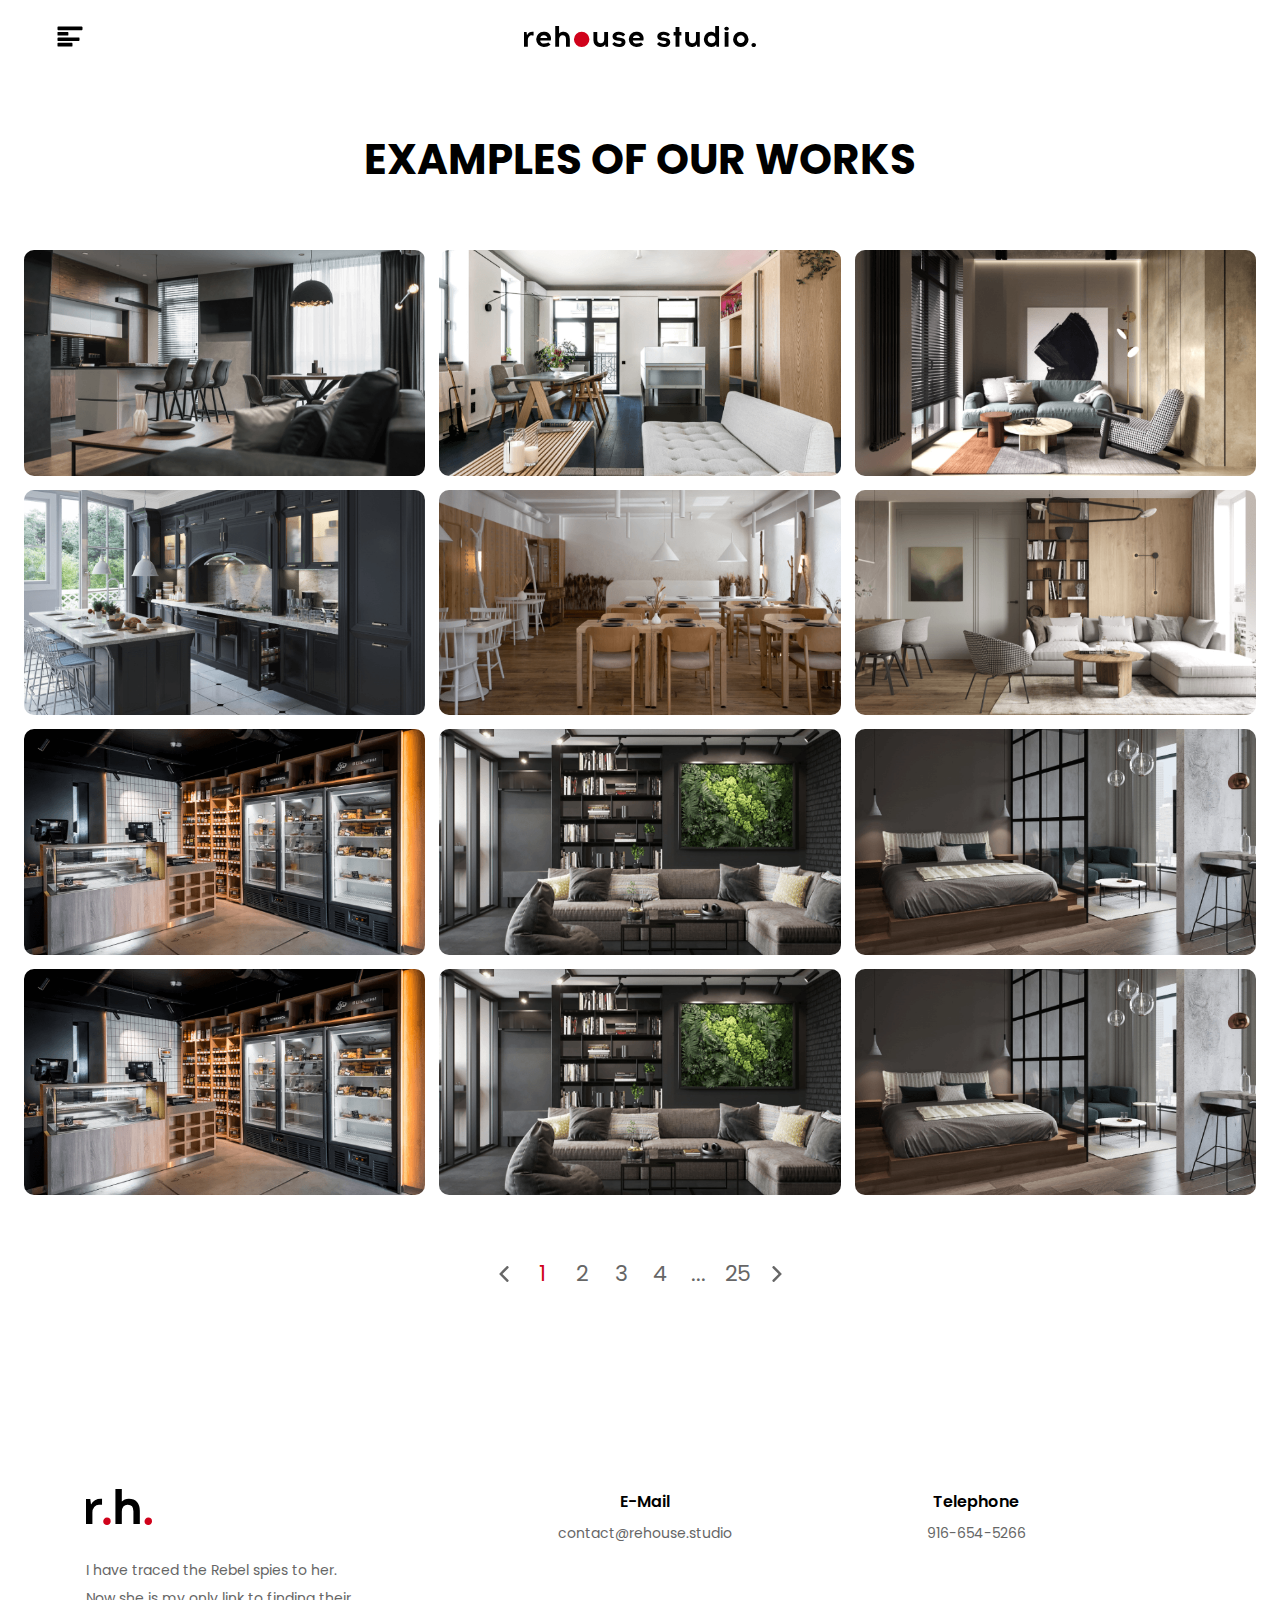
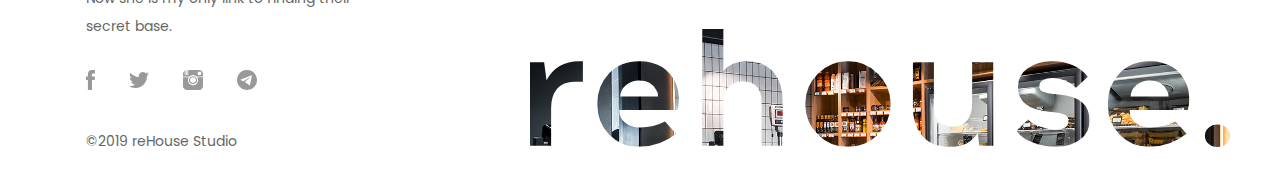
<file: portfolio.html>
<!DOCTYPE html>
<html lang="en">

<head>
    <meta charset="UTF-8">
    <meta name="viewport" content="width=device-width, initial-scale=1.0">
    <meta http-equiv="X-UA-Compatible" content="ie=edge">
    <title>Rehouse studio - Portfolio</title>
    <!-- fonts -->
    <link
        href="https://fonts.googleapis.com/css?family=Poppins:100,200,300,400,500,600,700,800,900&display=swap&subset=devanagari,latin-ext"
        rel="stylesheet">
    <!-- styles -->
    <link rel="stylesheet" href="css/slick.css">
    <link rel="stylesheet" href="css/twentytwenty.css">
    <link rel="stylesheet" href="css/fotorama.css">
    <link rel="stylesheet" href="css/common.css">
    <link rel="stylesheet" href="css/responsive.css">
</head>

<body>

    <header class="header">
        <!-- <div id="toppage"></div> -->
        <span class="header__nav">
            <img class="burger" src="image/icons/menu-icon.svg" alt="menu">
            <img class="burger-close" src="image/icons/close-menu.svg" alt="menu close">
        </span>
        <a href="index.html" class="header__logo"><img src="image/logo.svg" alt="logo"></a>
        <div class="menu-section">
            <img class="ms__leftpic" src="image/red-dots.svg" alt="red dots">
            <img class="ms__rightpic" src="image/red-dots.svg" alt="red dots">
            <nav>
                <ul>
                    <li><a href="#portfolio">portfolio</a></li>
                    <li><a href="#about-us">about us</a></li>
                    <li><a href="#work-process">work process</a></li>
                    <li><a href="#service-packages">service packages</a></li>
                    <li><a href="#formsection">contact us</a></li>
                    <li><span class="openmodal">get designer advice</span></li>
                </ul>
            </nav>
        </div>
    </header>

    <main>
        <section class="ourworks portfoliopage">
            <div class="ourworks__topsect">
                <h3>EXAMPLES OF OUR WORKS</h3>
            </div>
            <div class="ourworks__works">

                <div class="work-row">
                    <div class="work-col">
                        <div class="workbox">
                            <div class="workbox__inner">
                                <img src="image/work1.png" alt="image">
                                <div class="workbox__hoverbox">
                                    <p class="whoverbox__title">
                                        Design by suvorich texture framework: Lincoln
                                    </p>
                                    <div class="whoverbox__descr">
                                        <div class="whoverbox__inf">
                                            <img src="image/icons/sizeicon.svg" alt="icon"><span> 98
                                                m<sup>2</sup></span>
                                        </div>
                                        <div class="whoverbox__inf">
                                            <img src="image/icons/mark-icon.svg" alt="icon"><span>Chicago,IL</span>
                                        </div>
                                    </div>
                                    <div class="text-right"><span class="whoverbox__seemore">see more photos</span>
                                    </div>
                                </div>
                            </div>
                        </div>
                    </div>
                    <div class="work-col">
                        <div class="workbox">
                            <div class="workbox__inner">
                                <img src="image/work2.png" alt="image">
                                <div class="workbox__hoverbox">
                                    <p class="whoverbox__title">
                                        Design by suvorich texture framework: Lincoln
                                    </p>
                                    <div class="whoverbox__descr">
                                        <div class="whoverbox__inf">
                                            <img src="image/icons/sizeicon.svg" alt="icon"><span> 98
                                                m<sup>2</sup></span>
                                        </div>
                                        <div class="whoverbox__inf">
                                            <img src="image/icons/mark-icon.svg" alt="icon"><span>Chicago,IL</span>
                                        </div>
                                    </div>
                                    <div class="text-right"><span class="whoverbox__seemore">see more photos</span>
                                    </div>
                                </div>
                            </div>
                        </div>
                    </div>
                    <div class="work-col">
                        <div class="workbox">
                            <div class="workbox__inner">
                                <img src="image/work3.png" alt="image">
                                <div class="workbox__hoverbox">
                                    <p class="whoverbox__title">
                                        Design by suvorich texture framework: Lincoln
                                    </p>
                                    <div class="whoverbox__descr">
                                        <div class="whoverbox__inf">
                                            <img src="image/icons/sizeicon.svg" alt="icon"><span> 98
                                                m<sup>2</sup></span>
                                        </div>
                                        <div class="whoverbox__inf">
                                            <img src="image/icons/mark-icon.svg" alt="icon"><span>Chicago,IL</span>
                                        </div>
                                    </div>
                                    <div class="text-right"><span class="whoverbox__seemore">see more photos</span>
                                    </div>
                                </div>
                            </div>
                        </div>
                    </div>
                    <div class="work-col">
                        <div class="workbox">
                            <div class="workbox__inner">
                                <img src="image/work4.png" alt="image">
                                <div class="workbox__hoverbox">
                                    <p class="whoverbox__title">
                                        Design by suvorich texture framework: Lincoln
                                    </p>
                                    <div class="whoverbox__descr">
                                        <div class="whoverbox__inf">
                                            <img src="image/icons/sizeicon.svg" alt="icon"><span> 98
                                                m<sup>2</sup></span>
                                        </div>
                                        <div class="whoverbox__inf">
                                            <img src="image/icons/mark-icon.svg" alt="icon"><span>Chicago,IL</span>
                                        </div>
                                    </div>
                                    <div class="text-right"><span class="whoverbox__seemore">see more photos</span>
                                    </div>
                                </div>
                            </div>
                        </div>
                    </div>
                    <div class="work-col">
                        <div class="workbox">
                            <div class="workbox__inner">
                                <img src="image/work5.png" alt="image">
                                <div class="workbox__hoverbox">
                                    <p class="whoverbox__title">
                                        Design by suvorich texture framework: Lincoln
                                    </p>
                                    <div class="whoverbox__descr">
                                        <div class="whoverbox__inf">
                                            <img src="image/icons/sizeicon.svg" alt="icon"><span> 98
                                                m<sup>2</sup></span>
                                        </div>
                                        <div class="whoverbox__inf">
                                            <img src="image/icons/mark-icon.svg" alt="icon"><span>Chicago,IL</span>
                                        </div>
                                    </div>
                                    <div class="text-right"><span class="whoverbox__seemore">see more photos</span>
                                    </div>
                                </div>
                            </div>
                        </div>
                    </div>
                    <div class="work-col">
                        <div class="workbox">
                            <div class="workbox__inner">
                                <img src="image/work6.png" alt="image">
                                <div class="workbox__hoverbox">
                                    <p class="whoverbox__title">
                                        Design by suvorich texture framework: Lincoln
                                    </p>
                                    <div class="whoverbox__descr">
                                        <div class="whoverbox__inf">
                                            <img src="image/icons/sizeicon.svg" alt="icon"><span> 98
                                                m<sup>2</sup></span>
                                        </div>
                                        <div class="whoverbox__inf">
                                            <img src="image/icons/mark-icon.svg" alt="icon"><span>Chicago,IL</span>
                                        </div>
                                    </div>
                                    <div class="text-right"><span class="whoverbox__seemore">see more photos</span>
                                    </div>
                                </div>
                            </div>
                        </div>
                    </div>
                    <div class="work-col">
                        <div class="workbox">
                            <div class="workbox__inner">
                                <img src="image/work7.png" alt="image">
                                <div class="workbox__hoverbox">
                                    <p class="whoverbox__title">
                                        Design by suvorich texture framework: Lincoln
                                    </p>
                                    <div class="whoverbox__descr">
                                        <div class="whoverbox__inf">
                                            <img src="image/icons/sizeicon.svg" alt="icon"><span> 98
                                                m<sup>2</sup></span>
                                        </div>
                                        <div class="whoverbox__inf">
                                            <img src="image/icons/mark-icon.svg" alt="icon"><span>Chicago,IL</span>
                                        </div>
                                    </div>
                                    <div class="text-right"><span class="whoverbox__seemore">see more photos</span>
                                    </div>
                                </div>
                            </div>
                        </div>
                    </div>
                    <div class="work-col">
                        <div class="workbox">
                            <div class="workbox__inner">
                                <img src="image/work8.png" alt="image">
                                <div class="workbox__hoverbox">
                                    <p class="whoverbox__title">
                                        Design by suvorich texture framework: Lincoln
                                    </p>
                                    <div class="whoverbox__descr">
                                        <div class="whoverbox__inf">
                                            <img src="image/icons/sizeicon.svg" alt="icon"><span> 98
                                                m<sup>2</sup></span>
                                        </div>
                                        <div class="whoverbox__inf">
                                            <img src="image/icons/mark-icon.svg" alt="icon"><span>Chicago,IL</span>
                                        </div>
                                    </div>
                                    <div class="text-right"><span class="whoverbox__seemore">see more photos</span>
                                    </div>
                                </div>
                            </div>
                        </div>
                    </div>
                    <div class="work-col">
                        <div class="workbox">
                            <div class="workbox__inner">
                                <img src="image/work9.png" alt="image">
                                <div class="workbox__hoverbox">
                                    <p class="whoverbox__title">
                                        Design by suvorich texture framework: Lincoln
                                    </p>
                                    <div class="whoverbox__descr">
                                        <div class="whoverbox__inf">
                                            <img src="image/icons/sizeicon.svg" alt="icon"><span> 98
                                                m<sup>2</sup></span>
                                        </div>
                                        <div class="whoverbox__inf">
                                            <img src="image/icons/mark-icon.svg" alt="icon"><span>Chicago,IL</span>
                                        </div>
                                    </div>
                                    <div class="text-right"><span class="whoverbox__seemore">see more photos</span>
                                    </div>
                                </div>
                            </div>
                        </div>
                    </div>
                    <div class="work-col">
                        <div class="workbox">
                            <div class="workbox__inner">
                                <img src="image/work7.png" alt="image">
                                <div class="workbox__hoverbox">
                                    <p class="whoverbox__title">
                                        Design by suvorich texture framework: Lincoln
                                    </p>
                                    <div class="whoverbox__descr">
                                        <div class="whoverbox__inf">
                                            <img src="image/icons/sizeicon.svg" alt="icon"><span> 98
                                                m<sup>2</sup></span>
                                        </div>
                                        <div class="whoverbox__inf">
                                            <img src="image/icons/mark-icon.svg" alt="icon"><span>Chicago,IL</span>
                                        </div>
                                    </div>
                                    <div class="text-right"><span class="whoverbox__seemore">see more photos</span>
                                    </div>
                                </div>
                            </div>
                        </div>
                    </div>
                    <div class="work-col">
                        <div class="workbox">
                            <div class="workbox__inner">
                                <img src="image/work8.png" alt="image">
                                <div class="workbox__hoverbox">
                                    <p class="whoverbox__title">
                                        Design by suvorich texture framework: Lincoln
                                    </p>
                                    <div class="whoverbox__descr">
                                        <div class="whoverbox__inf">
                                            <img src="image/icons/sizeicon.svg" alt="icon"><span> 98
                                                m<sup>2</sup></span>
                                        </div>
                                        <div class="whoverbox__inf">
                                            <img src="image/icons/mark-icon.svg" alt="icon"><span>Chicago,IL</span>
                                        </div>
                                    </div>
                                    <div class="text-right"><span class="whoverbox__seemore">see more photos</span>
                                    </div>
                                </div>
                            </div>
                        </div>
                    </div>
                    <div class="work-col">
                        <div class="workbox">
                            <div class="workbox__inner">
                                <img src="image/work9.png" alt="image">
                                <div class="workbox__hoverbox">
                                    <p class="whoverbox__title">
                                        Design by suvorich texture framework: Lincoln
                                    </p>
                                    <div class="whoverbox__descr">
                                        <div class="whoverbox__inf">
                                            <img src="image/icons/sizeicon.svg" alt="icon"><span> 98
                                                m<sup>2</sup></span>
                                        </div>
                                        <div class="whoverbox__inf">
                                            <img src="image/icons/mark-icon.svg" alt="icon"><span>Chicago,IL</span>
                                        </div>
                                    </div>
                                    <div class="text-right"><span class="whoverbox__seemore">see more photos</span>
                                    </div>
                                </div>
                            </div>
                        </div>
                    </div>
                </div>

                <div class="pagination">
                    <ul>
                        <li class="prevpag"><a href="#"></a></li>
                        <li class="active"><a href="#">1</a></li>
                        <li><a href="#">2</a></li>
                        <li><a href="#">3</a></li>
                        <li><a href="#">4</a></li>
                        <li><span>...</span></li>
                        <li><a href="#">25</a></li>
                        <li class="nextpag"><a href="#"></a></li>
                    </ul>
                </div>

            </div>
        </section>
    </main>

    <div class="modal-section-gallery">
        <div class="modalform-wrap">
            <div class="modal-gallery">
                <span class="close-modal"><img src="image/icons/close-button-white.svg" alt="close modal window"></span>
                <div class="fotorama" data-nav="thumbs" data-width="100%">
                    <img src="image/work1.png" alt="">
                    <img src="image/work2.png" alt="">
                    <img src="image/slide.png" alt="">
                    <img src="image/work3.png" alt="">
                    <img src="image/work4.png" alt="">
                    <img src="image/work5.png" alt="">
                    <img src="image/work6.png" alt="">
                    <img src="image/pic1.jpg" alt="">
                    <img src="image/pic2.png" alt="">
                    <img src="image/work1.png" alt="">
                    <img src="image/work2.png" alt="">
                    <img src="image/slide.png" alt="">
                    <img src="image/work3.png" alt="">
                    <img src="image/work4.png" alt="">
                    <img src="image/work5.png" alt="">
                    <img src="image/work6.png" alt="">
                </div>
            </div>
        </div>
    </div>

    <footer class="footer" id="aaa">
        <div class="footer__container">
            <div class="footer__leftbox">
                <a href="index.html" class="footer__logo"><img src="image/footer-logo.svg" alt="logo"></a>
                <p>
                    I have traced the Rebel spies to her. Now she is my only link to finding their secret base.
                </p>
                <ul class="footer__social">
                    <li>
                        <a href="#">
                            <svg xmlns="http://www.w3.org/2000/svg" width="9" height="20" viewBox="0 0 9 20">
                                <path id="_" data-name=""
                                    d="M9,6.491l-.355,3.52h-2.7V20H1.906V10.011H0V6.491H1.906V4.206A5.079,5.079,0,0,1,2.217,2.4,3.5,3.5,0,0,1,3.436.731,4.162,4.162,0,0,1,5.963,0L8.956.023V3.451H6.783a.842.842,0,0,0-.554.183.978.978,0,0,0-.288.777v2.08Z"
                                    fill="#999" />
                            </svg>
                        </a>
                    </li>
                    <li>
                        <a href="#">
                            <svg xmlns="http://www.w3.org/2000/svg" width="25" height="20" viewBox="0 0 25 20">
                                <path id="_" data-name=""
                                    d="M25,2.363a10.678,10.678,0,0,1-2.568,2.644v.647a14.435,14.435,0,0,1-.942,5.063,15.047,15.047,0,0,1-2.8,4.613,13.854,13.854,0,0,1-4.566,3.376A15.084,15.084,0,0,1,7.877,20a14.811,14.811,0,0,1-4.167-.591A14.286,14.286,0,0,1,0,17.75q.6.056,1.227.056a10.317,10.317,0,0,0,3.4-.563,10.691,10.691,0,0,0,2.968-1.575,5.175,5.175,0,0,1-2.968-1.027,4.876,4.876,0,0,1-1.8-2.489,5.172,5.172,0,0,0,.942.084,5.365,5.365,0,0,0,1.341-.169A5.1,5.1,0,0,1,1.555,9.353,5.218,5.218,0,0,1,1,7.117V7.032a4.87,4.87,0,0,0,2.34.647A5.127,5.127,0,0,1,1.67,5.865,4.895,4.895,0,0,1,1.056,3.46,4.965,4.965,0,0,1,1.741.928,14.576,14.576,0,0,0,6.393,4.641,14.633,14.633,0,0,0,12.3,6.217a5.785,5.785,0,0,1-.114-1.153,4.867,4.867,0,0,1,.685-2.532A5.142,5.142,0,0,1,14.74.689,4.993,4.993,0,0,1,17.295,0a5.1,5.1,0,0,1,2.055.422A5.044,5.044,0,0,1,21.033,1.6,10.057,10.057,0,0,0,24.287.366a4.856,4.856,0,0,1-.87,1.617,5.253,5.253,0,0,1-1.384,1.2A10.531,10.531,0,0,0,25,2.363Z"
                                    fill="#999" />
                            </svg>

                        </a>
                    </li>
                    <li>
                        <a href="#">
                            <svg xmlns="http://www.w3.org/2000/svg" width="20" height="20" viewBox="0 0 20 20">
                                <path id="_" data-name=""
                                    d="M3.834,20a3.607,3.607,0,0,1-1.861-.5A4.04,4.04,0,0,1,.539,18.079,3.714,3.714,0,0,1,0,16.136V7.177H5.8a5.033,5.033,0,0,0-.643,4.617A4.922,4.922,0,0,0,7.2,14.353a4.9,4.9,0,0,0,2.075.789,5.093,5.093,0,0,0,.7.047,5.261,5.261,0,0,0,1.49-.219A5.043,5.043,0,0,0,13.395,13.9a4.88,4.88,0,0,0,1.284-1.829,5.159,5.159,0,0,0,.39-2.377,5.541,5.541,0,0,0-.895-2.537h5.8v8.982a3.767,3.767,0,0,1-.527,1.943A3.891,3.891,0,0,1,16.078,20H3.834ZM10,14.011A4.027,4.027,0,0,1,8,13.5,3.9,3.9,0,0,1,6.559,8.149,3.967,3.967,0,0,1,8,6.709a3.879,3.879,0,0,1,1.984-.537,3.817,3.817,0,0,1,1.973.537,4.005,4.005,0,0,1,1.434,1.44A3.892,3.892,0,0,1,11.961,13.5,3.917,3.917,0,0,1,10,14.011ZM9.988,7.2a2.856,2.856,0,0,0-1.456.388A2.919,2.919,0,0,0,7.477,8.64a2.9,2.9,0,0,0,0,2.9,3.014,3.014,0,0,0,1.055,1.063,2.789,2.789,0,0,0,1.456.4,2.85,2.85,0,0,0,1.457-.389A2.914,2.914,0,0,0,12.5,11.565a2.919,2.919,0,0,0,0-2.914,2.9,2.9,0,0,0-1.055-1.063A2.858,2.858,0,0,0,9.988,7.2Zm9.991-.662H13.83a.4.4,0,0,1-.321-.137,5.292,5.292,0,0,0-2.271-1.235,4.98,4.98,0,0,0-2.523.012A5.436,5.436,0,0,0,6.445,6.422a.332.332,0,0,1-.23.114H.138L.022,6.514V5.646c0,.033,0,.044-.007.047S0,5.283,0,4.595A10.184,10.184,0,0,1,.046,3.542,3.718,3.718,0,0,1,1.582.777L1.674.754V4.937h.8V.617A.613.613,0,0,1,2.523.309.866.866,0,0,1,2.844.16L3.05.114V4.937h.826V.023H4.4V4.937h.825V0H16.078a3.753,3.753,0,0,1,1.915.514A4.071,4.071,0,0,1,19.415,1.9a3.658,3.658,0,0,1,.563,1.874c.015.367.022.816.022,1.372l-.007.477c-.008.547-.012.816-.014.917ZM16.485,1.657c-.341,0-.692,0-1.073.012a.581.581,0,0,0-.458.183.7.7,0,0,0-.161.48v2.1a.635.635,0,0,0,.172.468.611.611,0,0,0,.447.172h2.111a.594.594,0,0,0,.642-.64V2.309a.634.634,0,0,0-.172-.469.607.607,0,0,0-.447-.171C17.173,1.661,16.826,1.657,16.485,1.657Z"
                                    transform="translate(0 0)" fill="#999" />
                            </svg>

                        </a>
                    </li>
                    <li>
                        <a href="#">
                            <svg xmlns="http://www.w3.org/2000/svg" width="20" height="20" viewBox="0 0 20 20">
                                <path id="_" data-name=""
                                    d="M10,20a9.934,9.934,0,0,1-8.64-4.936A10.053,10.053,0,0,1,0,10.012,9.754,9.754,0,0,1,1.36,4.96,9.928,9.928,0,0,1,4.948,1.372,10.137,10.137,0,0,1,10,0V.023A9.937,9.937,0,0,1,18.64,4.96,9.745,9.745,0,0,1,20,10.012a10.043,10.043,0,0,1-1.36,5.052A9.934,9.934,0,0,1,10,20ZM12.845,7.269c.054,0,.081.031.081.091l-.138.205-4.754,4.3v.046l1.554,1.234,2.56,1.943a.822.822,0,0,0,.341.082.612.612,0,0,0,.208-.036.627.627,0,0,0,.3-.206,1.5,1.5,0,0,1,.092-.16L14.869,5.76c0-.182-.069-.29-.206-.32a.534.534,0,0,0-.142-.018,1.035,1.035,0,0,0-.269.041l-.206.068L3.9,9.509a.912.912,0,0,0-.239.172.26.26,0,0,0-.08.239.456.456,0,0,0,.229.32l.205.114,2.515.845L12.583,7.36l.16-.068A.3.3,0,0,1,12.845,7.269Z"
                                    transform="translate(0 0)" fill="#999" />
                            </svg>

                        </a>
                    </li>
                </ul>
                <p>©2019 reHouse Studio</p>
            </div>
            <div class="footer__rightbox">
                <div class="footer__rightboxinfo">
                    <p class="title">E-Mail</p>
                    <a href="mailto:contact@rehouse.studio">contact@rehouse.studio</a>
                </div>
                <div class="footer__rightboxinfo">
                    <p class="title">Telephone</p>
                    <a href="tel:9166545266">916-654-5266</a>
                </div>
            </div>
        </div>
        <img src="image/footer-pic.svg" alt="image" class="footerbottompic">
    </footer>







    <script src="js/jquery.min.js"></script>
    <script src="js/slick.min.js"></script>
    <script src="js/jquery.event.move.js"></script>
    <script src="js/jquery.twentytwenty.js"></script>
    <script src="js/fotorama.js"></script>
    <script src="js/common.js"></script>
    <script>
        $(function () {
            $(".twentytwenty-container[data-orientation!='vertical']").twentytwenty({ default_offset_pct: 0.7 });
            $(".twentytwenty-container[data-orientation='vertical']").twentytwenty({
                default_offset_pct: 0.3, orientation:
                    'vertical'
            });
        });
    </script>
</body>

</html>
</file>
<file: css/twentytwenty.css>
.twentytwenty-horizontal .twentytwenty-handle:before, .twentytwenty-horizontal .twentytwenty-handle:after, .twentytwenty-vertical .twentytwenty-handle:before, .twentytwenty-vertical .twentytwenty-handle:after {
  content: " ";
  display: block;
  background: white;
  position: absolute;
  z-index: 30;
  -webkit-box-shadow: 0px 0px 12px rgba(51, 51, 51, 0.5);
  -moz-box-shadow: 0px 0px 12px rgba(51, 51, 51, 0.5);
  box-shadow: 0px 0px 12px rgba(51, 51, 51, 0.5); }

.twentytwenty-horizontal .twentytwenty-handle:before, .twentytwenty-horizontal .twentytwenty-handle:after {
  width: 3px;
  height: 9999px;
  left: 50%;
  margin-left: -1.5px; }

.twentytwenty-vertical .twentytwenty-handle:before, .twentytwenty-vertical .twentytwenty-handle:after {
  width: 9999px;
  height: 3px;
  top: 50%;
  margin-top: -1.5px; }

.twentytwenty-before-label, .twentytwenty-after-label, .twentytwenty-overlay {
  position: absolute;
  top: 0;
  width: 100%;
  height: 100%; }

.twentytwenty-before-label, .twentytwenty-after-label, .twentytwenty-overlay {
  -webkit-transition-duration: 0.5s;
  -moz-transition-duration: 0.5s;
  transition-duration: 0.5s; }

.twentytwenty-before-label, .twentytwenty-after-label {
  -webkit-transition-property: opacity;
  -moz-transition-property: opacity;
  transition-property: opacity; }

.twentytwenty-before-label:before, .twentytwenty-after-label:before {
  color: white;
  font-size: 13px;
  letter-spacing: 0.1em; }

.twentytwenty-before-label:before, .twentytwenty-after-label:before {
  position: absolute;
  background: rgba(255, 255, 255, 0.2);
  line-height: 38px;
  padding: 0 20px;
  -webkit-border-radius: 2px;
  -moz-border-radius: 2px;
  border-radius: 2px; }

.twentytwenty-horizontal .twentytwenty-before-label:before, .twentytwenty-horizontal .twentytwenty-after-label:before {
  top: 50%;
  margin-top: -19px; }

.twentytwenty-vertical .twentytwenty-before-label:before, .twentytwenty-vertical .twentytwenty-after-label:before {
  left: 50%;
  margin-left: -45px;
  text-align: center;
  width: 90px; }

.twentytwenty-left-arrow, .twentytwenty-right-arrow, .twentytwenty-up-arrow, .twentytwenty-down-arrow {
  width: 0;
  height: 0;
  border: 6px inset transparent;
  position: absolute; }

.twentytwenty-left-arrow, .twentytwenty-right-arrow {
  top: 50%;
  margin-top: -6px; }

.twentytwenty-up-arrow, .twentytwenty-down-arrow {
  left: 50%;
  margin-left: -6px; }

.twentytwenty-container {
  -webkit-box-sizing: content-box;
  -moz-box-sizing: content-box;
  box-sizing: content-box;
  z-index: 0;
  overflow: hidden;
  position: relative;
  -webkit-user-select: none;
  -moz-user-select: none;
  -ms-user-select: none; }
  .twentytwenty-container img {
    max-width: 100%;
    position: absolute;
    top: 0;
    display: block; }
  .twentytwenty-container.active .twentytwenty-overlay, .twentytwenty-container.active :hover.twentytwenty-overlay {
    background: rgba(0, 0, 0, 0); }
    .twentytwenty-container.active .twentytwenty-overlay .twentytwenty-before-label,
    .twentytwenty-container.active .twentytwenty-overlay .twentytwenty-after-label, .twentytwenty-container.active :hover.twentytwenty-overlay .twentytwenty-before-label,
    .twentytwenty-container.active :hover.twentytwenty-overlay .twentytwenty-after-label {
      opacity: 0; }
  .twentytwenty-container * {
    -webkit-box-sizing: content-box;
    -moz-box-sizing: content-box;
    box-sizing: content-box; }

.twentytwenty-before-label {
  opacity: 0; }
  .twentytwenty-before-label:before {
    content: attr(data-content); }

.twentytwenty-after-label {
  opacity: 0; }
  .twentytwenty-after-label:before {
    content: attr(data-content); }

.twentytwenty-horizontal .twentytwenty-before-label:before {
  left: 10px; }

.twentytwenty-horizontal .twentytwenty-after-label:before {
  right: 10px; }

.twentytwenty-vertical .twentytwenty-before-label:before {
  top: 10px; }

.twentytwenty-vertical .twentytwenty-after-label:before {
  bottom: 10px; }

.twentytwenty-overlay {
  -webkit-transition-property: background;
  -moz-transition-property: background;
  transition-property: background;
  background: rgba(0, 0, 0, 0);
  z-index: 25; }
  .twentytwenty-overlay:hover {
    background: rgba(0, 0, 0, 0.5); }
    .twentytwenty-overlay:hover .twentytwenty-after-label {
      opacity: 1; }
    .twentytwenty-overlay:hover .twentytwenty-before-label {
      opacity: 1; }

.twentytwenty-before {
  z-index: 20; }

.twentytwenty-after {
  z-index: 10; }

.twentytwenty-handle {
  height: 38px;
  width: 38px;
  position: absolute;
  left: 50%;
  top: 50%;
  margin-left: -22px;
  margin-top: -22px;
  border: 3px solid white;
  -webkit-border-radius: 1000px;
  -moz-border-radius: 1000px;
  border-radius: 1000px;
  -webkit-box-shadow: 0px 0px 12px rgba(51, 51, 51, 0.5);
  -moz-box-shadow: 0px 0px 12px rgba(51, 51, 51, 0.5);
  box-shadow: 0px 0px 12px rgba(51, 51, 51, 0.5);
  z-index: 40;
  cursor: pointer; }

.twentytwenty-horizontal .twentytwenty-handle:before {
  bottom: 50%;
  margin-bottom: 22px;
  -webkit-box-shadow: 0 3px 0 white, 0px 0px 12px rgba(51, 51, 51, 0.5);
  -moz-box-shadow: 0 3px 0 white, 0px 0px 12px rgba(51, 51, 51, 0.5);
  box-shadow: 0 3px 0 white, 0px 0px 12px rgba(51, 51, 51, 0.5); }
.twentytwenty-horizontal .twentytwenty-handle:after {
  top: 50%;
  margin-top: 22px;
  -webkit-box-shadow: 0 -3px 0 white, 0px 0px 12px rgba(51, 51, 51, 0.5);
  -moz-box-shadow: 0 -3px 0 white, 0px 0px 12px rgba(51, 51, 51, 0.5);
  box-shadow: 0 -3px 0 white, 0px 0px 12px rgba(51, 51, 51, 0.5); }

.twentytwenty-vertical .twentytwenty-handle:before {
  left: 50%;
  margin-left: 22px;
  -webkit-box-shadow: 3px 0 0 white, 0px 0px 12px rgba(51, 51, 51, 0.5);
  -moz-box-shadow: 3px 0 0 white, 0px 0px 12px rgba(51, 51, 51, 0.5);
  box-shadow: 3px 0 0 white, 0px 0px 12px rgba(51, 51, 51, 0.5); }
.twentytwenty-vertical .twentytwenty-handle:after {
  right: 50%;
  margin-right: 22px;
  -webkit-box-shadow: -3px 0 0 white, 0px 0px 12px rgba(51, 51, 51, 0.5);
  -moz-box-shadow: -3px 0 0 white, 0px 0px 12px rgba(51, 51, 51, 0.5);
  box-shadow: -3px 0 0 white, 0px 0px 12px rgba(51, 51, 51, 0.5); }

.twentytwenty-left-arrow {
  border-right: 6px solid white;
  left: 50%;
  margin-left: -17px; }

.twentytwenty-right-arrow {
  border-left: 6px solid white;
  right: 50%;
  margin-right: -17px; }

.twentytwenty-up-arrow {
  border-bottom: 6px solid white;
  top: 50%;
  margin-top: -17px; }

.twentytwenty-down-arrow {
  border-top: 6px solid white;
  bottom: 50%;
  margin-bottom: -17px; }
</file>
<file: css/fotorama.css>
/*!
 * Fotorama 4.6.4 | http://fotorama.io/license/
 */
.fotorama__arr:focus:after,
.fotorama__fullscreen-icon:focus:after,
.fotorama__html,
.fotorama__img,
.fotorama__nav__frame:focus .fotorama__dot:after,
.fotorama__nav__frame:focus .fotorama__thumb:after,
.fotorama__stage__frame,
.fotorama__stage__shaft,
.fotorama__video iframe {
    position: absolute;
    width: 100%;
    height: 100%;
    top: 0;
    right: 0;
    left: 0;
    bottom: 0
}

.fotorama--fullscreen,
.fotorama__img {
    max-width: 99999px !important;
    max-height: 99999px !important;
    min-width: 0 !important;
    min-height: 0 !important;
    border-radius: 0 !important;
    box-shadow: none !important;
    padding: 0 !important
}

.fotorama__wrap .fotorama__grab {
    cursor: move;
    cursor: -webkit-grab;
    cursor: -o-grab;
    cursor: -ms-grab;
    cursor: grab
}

.fotorama__grabbing * {
    cursor: move;
    cursor: -webkit-grabbing;
    cursor: -o-grabbing;
    cursor: -ms-grabbing;
    cursor: grabbing
}

.fotorama__spinner {
    position: absolute !important;
    top: 50% !important;
    left: 50% !important
}

.fotorama__wrap--css3 .fotorama__arr,
.fotorama__wrap--css3 .fotorama__fullscreen-icon,
.fotorama__wrap--css3 .fotorama__nav__shaft,
.fotorama__wrap--css3 .fotorama__stage__shaft,
.fotorama__wrap--css3 .fotorama__thumb-border,
.fotorama__wrap--css3 .fotorama__video-close,
.fotorama__wrap--css3 .fotorama__video-play {
    -webkit-transform: translate3d(0, 0, 0);
    transform: translate3d(0, 0, 0)
}

.fotorama__caption,
.fotorama__nav:after,
.fotorama__nav:before,
.fotorama__stage:after,
.fotorama__stage:before,
.fotorama__wrap--css3 .fotorama__html,
.fotorama__wrap--css3 .fotorama__nav,
.fotorama__wrap--css3 .fotorama__spinner,
.fotorama__wrap--css3 .fotorama__stage,
.fotorama__wrap--css3 .fotorama__stage .fotorama__img,
.fotorama__wrap--css3 .fotorama__stage__frame {
    -webkit-transform: translateZ(0);
    transform: translateZ(0)
}

.fotorama__arr:focus,
.fotorama__fullscreen-icon:focus,
.fotorama__nav__frame {
    outline: 0
}

.fotorama__arr:focus:after,
.fotorama__fullscreen-icon:focus:after,
.fotorama__nav__frame:focus .fotorama__dot:after,
.fotorama__nav__frame:focus .fotorama__thumb:after {
    content: '';
    border-radius: inherit;
    background-color: rgba(0, 175, 234, .5)
}

.fotorama__wrap--video .fotorama__stage,
.fotorama__wrap--video .fotorama__stage__frame--video,
.fotorama__wrap--video .fotorama__stage__frame--video .fotorama__html,
.fotorama__wrap--video .fotorama__stage__frame--video .fotorama__img,
.fotorama__wrap--video .fotorama__stage__shaft {
    -webkit-transform: none !important;
    transform: none !important
}

.fotorama__wrap--css3 .fotorama__nav__shaft,
.fotorama__wrap--css3 .fotorama__stage__shaft,
.fotorama__wrap--css3 .fotorama__thumb-border {
    transition-property: -webkit-transform, width;
    transition-property: transform, width;
    transition-timing-function: cubic-bezier(0.1, 0, .25, 1);
    transition-duration: 0ms
}

.fotorama__arr,
.fotorama__fullscreen-icon,
.fotorama__no-select,
.fotorama__video-close,
.fotorama__video-play,
.fotorama__wrap {
    -webkit-user-select: none;
    -moz-user-select: none;
    -ms-user-select: none;
    user-select: none
}

.fotorama__select {
    -webkit-user-select: text;
    -moz-user-select: text;
    -ms-user-select: text;
    user-select: text
}

.fotorama__nav,
.fotorama__nav__frame {
    margin: auto;
    padding: 0
}

.fotorama__caption__wrap,
.fotorama__nav__frame,
.fotorama__nav__shaft {
    -moz-box-orient: vertical;
    display: inline-block;
    vertical-align: middle;
    *display: inline;
    *zoom: 1
}

.fotorama__nav__frame,
.fotorama__thumb-border {
    box-sizing: content-box
}

.fotorama__caption__wrap {
    box-sizing: border-box
}

.fotorama--hidden,
.fotorama__load {
    position: absolute;
    left: -99999px;
    top: -99999px;
    z-index: -1
}

.fotorama__arr,
.fotorama__fullscreen-icon,
.fotorama__nav,
.fotorama__nav__frame,
.fotorama__nav__shaft,
.fotorama__stage__frame,
.fotorama__stage__shaft,
.fotorama__video-close,
.fotorama__video-play {
    -webkit-tap-highlight-color: transparent
}

.fotorama__arr,
.fotorama__fullscreen-icon,
.fotorama__video-close,
.fotorama__video-play {
    background: url(../image/fotorama.png) no-repeat
}

@media (-webkit-min-device-pixel-ratio:1.5),
(min-resolution:2dppx) {

    .fotorama__arr,
    .fotorama__fullscreen-icon,
    .fotorama__video-close,
    .fotorama__video-play {
        background: url(../image/fotorama@2x.png) 0 0/96px 160px no-repeat
    }
}

.fotorama__thumb {
    background-color: #7f7f7f;
    background-color: rgba(127, 127, 127, .2)
}

@media print {

    .fotorama__arr,
    .fotorama__fullscreen-icon,
    .fotorama__thumb-border,
    .fotorama__video-close,
    .fotorama__video-play {
        background: none !important
    }
}

.fotorama {
    min-width: 1px;
    overflow: hidden
}

.fotorama:not(.fotorama--unobtrusive)>*:not(:first-child) {
    display: none
}

.fullscreen {
    width: 100% !important;
    height: 100% !important;
    max-width: 100% !important;
    max-height: 100% !important;
    margin: 0 !important;
    padding: 0 !important;
    overflow: hidden !important;
    background: #000
}

.fotorama--fullscreen {
    position: absolute !important;
    top: 0 !important;
    left: 0 !important;
    right: 0 !important;
    bottom: 0 !important;
    float: none !important;
    z-index: 2147483647 !important;
    background: #000;
    width: 100% !important;
    height: 100% !important;
    margin: 0 !important
}

.fotorama--fullscreen .fotorama__nav,
.fotorama--fullscreen .fotorama__stage {
    background: #000
}

.fotorama__wrap {
    -webkit-text-size-adjust: 100%;
    position: relative;
    direction: ltr;
    z-index: 0
}

.fotorama__wrap--rtl .fotorama__stage__frame {
    direction: rtl
}

.fotorama__nav,
.fotorama__stage {
    overflow: hidden;
    position: relative;
    max-width: 100%
}

.fotorama__wrap--pan-y {
    -ms-touch-action: pan-y
}

.fotorama__wrap .fotorama__pointer {
    cursor: pointer
}

.fotorama__wrap--slide .fotorama__stage__frame {
    opacity: 1 !important
}

.fotorama__stage__frame {
    overflow: hidden
}

.fotorama__stage__frame.fotorama__active {
    z-index: 8
}

.fotorama__wrap--fade .fotorama__stage__frame {
    display: none
}

.fotorama__wrap--fade .fotorama__fade-front,
.fotorama__wrap--fade .fotorama__fade-rear,
.fotorama__wrap--fade .fotorama__stage__frame.fotorama__active {
    display: block;
    left: 0;
    top: 0
}

.fotorama__wrap--fade .fotorama__fade-front {
    z-index: 8
}

.fotorama__wrap--fade .fotorama__fade-rear {
    z-index: 7
}

.fotorama__wrap--fade .fotorama__fade-rear.fotorama__active {
    z-index: 9
}

.fotorama__wrap--fade .fotorama__stage .fotorama__shadow {
    display: none
}

.fotorama__img {
    -ms-filter: "alpha(Opacity=0)";
    filter: alpha(opacity=0);
    opacity: 0;
    border: none !important
}

.fotorama__error .fotorama__img,
.fotorama__loaded .fotorama__img {
    -ms-filter: "alpha(Opacity=100)";
    filter: alpha(opacity=100);
    opacity: 1
}

.fotorama--fullscreen .fotorama__loaded--full .fotorama__img,
.fotorama__img--full {
    display: none
}

.fotorama--fullscreen .fotorama__loaded--full .fotorama__img--full {
    display: block
}

.fotorama__wrap--only-active .fotorama__nav,
.fotorama__wrap--only-active .fotorama__stage {
    max-width: 99999px !important
}

.fotorama__wrap--only-active .fotorama__stage__frame {
    visibility: hidden
}

.fotorama__wrap--only-active .fotorama__stage__frame.fotorama__active {
    visibility: visible
}

.fotorama__nav {
    font-size: 0;
    line-height: 0;
    text-align: center;
    display: none;
    white-space: nowrap;
    z-index: 5
}

.fotorama__nav__shaft {
    position: relative;
    left: 0;
    top: 0;
    text-align: left
}

.fotorama__nav__frame {
    position: relative;
    cursor: pointer
}

.fotorama__nav--dots {
    display: block
}

.fotorama__nav--dots .fotorama__nav__frame {
    width: 18px;
    height: 30px
}

.fotorama__nav--dots .fotorama__nav__frame--thumb,
.fotorama__nav--dots .fotorama__thumb-border {
    display: none
}

.fotorama__nav--thumbs {
    display: block
}

.fotorama__nav--thumbs .fotorama__nav__frame {
    padding-left: 0 !important
}

.fotorama__nav--thumbs .fotorama__nav__frame:last-child {
    padding-right: 0 !important
}

.fotorama__nav--thumbs .fotorama__nav__frame--dot {
    display: none
}

.fotorama__dot {
    display: block;
    width: 4px;
    height: 4px;
    position: relative;
    top: 12px;
    left: 6px;
    border-radius: 6px;
    border: 1px solid #7f7f7f
}

.fotorama__nav__frame:focus .fotorama__dot:after {
    padding: 1px;
    top: -1px;
    left: -1px
}

.fotorama__nav__frame.fotorama__active .fotorama__dot {
    width: 0;
    height: 0;
    border-width: 3px
}

.fotorama__nav__frame.fotorama__active .fotorama__dot:after {
    padding: 3px;
    top: -3px;
    left: -3px
}

.fotorama__thumb {
    overflow: hidden;
    position: relative;
    width: 100%;
    height: 100%
}

.fotorama__nav__frame:focus .fotorama__thumb {
    z-index: 2
}

.fotorama__thumb-border {
    position: absolute;
    z-index: 9;
    top: 0;
    left: 0;
    border-style: solid;
    border-color: #00afea;
    background-image: linear-gradient(to bottom right, rgba(255, 255, 255, .25), rgba(64, 64, 64, .1))
}

.fotorama__caption {
    position: absolute;
    z-index: 12;
    bottom: 0;
    left: 0;
    right: 0;
    font-family: 'Helvetica Neue', Arial, sans-serif;
    font-size: 14px;
    line-height: 1.5;
    color: #000
}

.fotorama__caption a {
    text-decoration: none;
    color: #000;
    border-bottom: 1px solid;
    border-color: rgba(0, 0, 0, .5)
}

.fotorama__caption a:hover {
    color: #333;
    border-color: rgba(51, 51, 51, .5)
}

.fotorama__wrap--rtl .fotorama__caption {
    left: auto;
    right: 0
}

.fotorama__wrap--no-captions .fotorama__caption,
.fotorama__wrap--video .fotorama__caption {
    display: none
}

.fotorama__caption__wrap {
    background-color: #fff;
    background-color: rgba(255, 255, 255, .9);
    padding: 5px 10px
}

@-webkit-keyframes spinner {
    0% {
        -webkit-transform: rotate(0);
        transform: rotate(0)
    }

    100% {
        -webkit-transform: rotate(360deg);
        transform: rotate(360deg)
    }
}

@keyframes spinner {
    0% {
        -webkit-transform: rotate(0);
        transform: rotate(0)
    }

    100% {
        -webkit-transform: rotate(360deg);
        transform: rotate(360deg)
    }
}

.fotorama__wrap--css3 .fotorama__spinner {
    -webkit-animation: spinner 24s infinite linear;
    animation: spinner 24s infinite linear
}

.fotorama__wrap--css3 .fotorama__html,
.fotorama__wrap--css3 .fotorama__stage .fotorama__img {
    transition-property: opacity;
    transition-timing-function: linear;
    transition-duration: .3s
}

.fotorama__wrap--video .fotorama__stage__frame--video .fotorama__html,
.fotorama__wrap--video .fotorama__stage__frame--video .fotorama__img {
    -ms-filter: "alpha(Opacity=0)";
    filter: alpha(opacity=0);
    opacity: 0
}

.fotorama__select {
    cursor: auto
}

.fotorama__video {
    top: 32px;
    right: 0;
    bottom: 0;
    left: 0;
    position: absolute;
    z-index: 10
}

@-moz-document url-prefix() {
    .fotorama__active {
        box-shadow: 0 0 0 transparent
    }
}

.fotorama__arr,
.fotorama__fullscreen-icon,
.fotorama__video-close,
.fotorama__video-play {
    position: absolute;
    z-index: 11;
    cursor: pointer
}

.fotorama__arr {
    position: absolute;
    width: 32px;
    height: 32px;
    top: 50%;
    margin-top: -16px
}

.fotorama__arr--prev {
    left: 2px;
    background-position: 0 0
}

.fotorama__arr--next {
    right: 2px;
    background-position: -32px 0
}

.fotorama__arr--disabled {
    pointer-events: none;
    cursor: default;
    *display: none;
    opacity: .1
}

.fotorama__fullscreen-icon {
    width: 32px;
    height: 32px;
    top: 2px;
    right: 2px;
    background-position: 0 -32px;
    z-index: 20
}

.fotorama__arr:focus,
.fotorama__fullscreen-icon:focus {
    border-radius: 50%
}

.fotorama--fullscreen .fotorama__fullscreen-icon {
    background-position: -32px -32px
}

.fotorama__video-play {
    width: 96px;
    height: 96px;
    left: 50%;
    top: 50%;
    margin-left: -48px;
    margin-top: -48px;
    background-position: 0 -64px;
    opacity: 0
}

.fotorama__wrap--css2 .fotorama__video-play,
.fotorama__wrap--video .fotorama__stage .fotorama__video-play {
    display: none
}

.fotorama__error .fotorama__video-play,
.fotorama__loaded .fotorama__video-play,
.fotorama__nav__frame .fotorama__video-play {
    opacity: 1;
    display: block
}

.fotorama__nav__frame .fotorama__video-play {
    width: 32px;
    height: 32px;
    margin-left: -16px;
    margin-top: -16px;
    background-position: -64px -32px
}

.fotorama__video-close {
    width: 32px;
    height: 32px;
    top: 0;
    right: 0;
    background-position: -64px 0;
    z-index: 20;
    opacity: 0
}

.fotorama__wrap--css2 .fotorama__video-close {
    display: none
}

.fotorama__wrap--css3 .fotorama__video-close {
    -webkit-transform: translate3d(32px, -32px, 0);
    transform: translate3d(32px, -32px, 0)
}

.fotorama__wrap--video .fotorama__video-close {
    display: block;
    opacity: 1
}

.fotorama__wrap--css3.fotorama__wrap--video .fotorama__video-close {
    -webkit-transform: translate3d(0, 0, 0);
    transform: translate3d(0, 0, 0)
}

.fotorama__wrap--no-controls.fotorama__wrap--toggle-arrows .fotorama__arr,
.fotorama__wrap--no-controls.fotorama__wrap--toggle-arrows .fotorama__fullscreen-icon {
    opacity: 0
}

.fotorama__wrap--no-controls.fotorama__wrap--toggle-arrows .fotorama__arr:focus,
.fotorama__wrap--no-controls.fotorama__wrap--toggle-arrows .fotorama__fullscreen-icon:focus {
    opacity: 1
}

.fotorama__wrap--video .fotorama__arr,
.fotorama__wrap--video .fotorama__fullscreen-icon {
    opacity: 0 !important
}

.fotorama__wrap--css2.fotorama__wrap--no-controls.fotorama__wrap--toggle-arrows .fotorama__arr,
.fotorama__wrap--css2.fotorama__wrap--no-controls.fotorama__wrap--toggle-arrows .fotorama__fullscreen-icon {
    display: none
}

.fotorama__wrap--css2.fotorama__wrap--no-controls.fotorama__wrap--toggle-arrows .fotorama__arr:focus,
.fotorama__wrap--css2.fotorama__wrap--no-controls.fotorama__wrap--toggle-arrows .fotorama__fullscreen-icon:focus {
    display: block
}

.fotorama__wrap--css2.fotorama__wrap--video .fotorama__arr,
.fotorama__wrap--css2.fotorama__wrap--video .fotorama__fullscreen-icon {
    display: none !important
}

.fotorama__wrap--css3.fotorama__wrap--no-controls.fotorama__wrap--slide.fotorama__wrap--toggle-arrows .fotorama__fullscreen-icon:not(:focus) {
    -webkit-transform: translate3d(32px, -32px, 0);
    transform: translate3d(32px, -32px, 0)
}

.fotorama__wrap--css3.fotorama__wrap--no-controls.fotorama__wrap--slide.fotorama__wrap--toggle-arrows .fotorama__arr--prev:not(:focus) {
    -webkit-transform: translate3d(-48px, 0, 0);
    transform: translate3d(-48px, 0, 0)
}

.fotorama__wrap--css3.fotorama__wrap--no-controls.fotorama__wrap--slide.fotorama__wrap--toggle-arrows .fotorama__arr--next:not(:focus) {
    -webkit-transform: translate3d(48px, 0, 0);
    transform: translate3d(48px, 0, 0)
}

.fotorama__wrap--css3.fotorama__wrap--video .fotorama__fullscreen-icon {
    -webkit-transform: translate3d(32px, -32px, 0) !important;
    transform: translate3d(32px, -32px, 0) !important
}

.fotorama__wrap--css3.fotorama__wrap--video .fotorama__arr--prev {
    -webkit-transform: translate3d(-48px, 0, 0) !important;
    transform: translate3d(-48px, 0, 0) !important
}

.fotorama__wrap--css3.fotorama__wrap--video .fotorama__arr--next {
    -webkit-transform: translate3d(48px, 0, 0) !important;
    transform: translate3d(48px, 0, 0) !important
}

.fotorama__wrap--css3 .fotorama__arr:not(:focus),
.fotorama__wrap--css3 .fotorama__fullscreen-icon:not(:focus),
.fotorama__wrap--css3 .fotorama__video-close:not(:focus),
.fotorama__wrap--css3 .fotorama__video-play:not(:focus) {
    transition-property: -webkit-transform, opacity;
    transition-property: transform, opacity;
    transition-duration: .3s
}

.fotorama__nav:after,
.fotorama__nav:before,
.fotorama__stage:after,
.fotorama__stage:before {
    content: "";
    display: block;
    position: absolute;
    text-decoration: none;
    top: 0;
    bottom: 0;
    width: 10px;
    height: auto;
    z-index: 10;
    pointer-events: none;
    background-repeat: no-repeat;
    background-size: 1px 100%, 5px 100%
}

.fotorama__nav:before,
.fotorama__stage:before {
    background-image: linear-gradient(transparent, rgba(0, 0, 0, .2) 25%, rgba(0, 0, 0, .3) 75%, transparent), radial-gradient(farthest-side at 0 50%, rgba(0, 0, 0, .4), transparent);
    background-position: 0 0, 0 0;
    left: -10px
}

.fotorama__nav.fotorama__shadows--left:before,
.fotorama__stage.fotorama__shadows--left:before {
    left: 0
}

.fotorama__nav:after,
.fotorama__stage:after {
    background-image: linear-gradient(transparent, rgba(0, 0, 0, .2) 25%, rgba(0, 0, 0, .3) 75%, transparent), radial-gradient(farthest-side at 100% 50%, rgba(0, 0, 0, .4), transparent);
    background-position: 100% 0, 100% 0;
    right: -10px
}

.fotorama__nav.fotorama__shadows--right:after,
.fotorama__stage.fotorama__shadows--right:after {
    right: 0
}

.fotorama--fullscreen .fotorama__nav:after,
.fotorama--fullscreen .fotorama__nav:before,
.fotorama--fullscreen .fotorama__stage:after,
.fotorama--fullscreen .fotorama__stage:before,
.fotorama__wrap--fade .fotorama__stage:after,
.fotorama__wrap--fade .fotorama__stage:before,
.fotorama__wrap--no-shadows .fotorama__nav:after,
.fotorama__wrap--no-shadows .fotorama__nav:before,
.fotorama__wrap--no-shadows .fotorama__stage:after,
.fotorama__wrap--no-shadows .fotorama__stage:before {
    display: none
}
</file>
<file: css/common.css>
body {
    margin: 0;
    padding: 0;
    font-family: 'Poppins', sans-serif;
}

main {
    max-width: 1920px;
    margin: 0 auto;
}

h3 {
    font-size: 48px;
    font-weight: 700;
    line-height: 72px;
    color: #000;
}

*,
::after,
::before {
    box-sizing: inherit;
}

.text-right {
    text-align: right;
}

.general-linkbtn {
    display: inline-flex;
    align-items: center;
    justify-content: center;
    text-transform: uppercase;
    color: #fff;
    border-radius: 28px;
    -webkit-border-radius: 28px;
    -moz-border-radius: 28px;
    -ms-border-radius: 28px;
    -o-border-radius: 28px;
    background-color: #D0021B;
    font-size: 13px;
    font-weight: 500;
    height: 56px;
    padding-left: 65px;
    padding-right: 65px;
    text-decoration: none;
}

a:focus,
input:focus {
    outline: none;
}

h4 {
    text-transform: uppercase;
    text-align: center;
    font-size: 30px;
    font-weight: 700;
    line-height: 38px;
}

/* general end */

/* header */
header.header {
    height: 118px;
    display: flex;
    align-items: center;
    justify-content: center;
}

.header__nav {
    position: absolute;
    left: 57px;
    cursor: pointer;
}

/* header end */

/* main slider */
.mainslider {
    padding: 0 29px;
    position: relative;
}

.bigslider {
    height: calc(100vh - 150px);
    width: 92.5%;
    margin: 0 auto;
    max-height: 815px;
    min-height: 600px;
    position: relative;
    z-index: 2;
    background-color: #fff;
}

.bigslider__slide.slick-slide {
    outline: none;
    border-radius: 10px;
    -webkit-border-radius: 10px;
    -moz-border-radius: 10px;
    -ms-border-radius: 10px;
    -o-border-radius: 10px;
    overflow: hidden;
    width: 100%;
    height: calc(100vh - 150px);
    max-height: 815px;
    min-height: 600px;
    position: relative;
}

.bigslider__slide img {
    width: 100%;
    height: 100%;
    object-fit: cover;
    object-position: 50% 50%;
}

.bigslider__slide.slick-slide:after {
    content: "";
    position: absolute;
    left: 0;
    top: 0;
    background-color: rgba(0, 0, 0, 0.5);
    display: block;
    width: 100%;
    height: 100%;
}

.slide__text {
    position: absolute;
    z-index: 1;
    color: #fff;
    top: 50%;
    left: 0;
    right: 0;
    text-align: center;
    transform: translateY(-50%);
}

.slide__text h2 {
    font-size: 62px;
    font-weight: 600;
    line-height: 93px;
    margin: 0;
}

.slide__text p.subtitle {
    margin: 0;
    font-size: 16px;
    line-height: 1;
}

.slide__link {
    display: flex;
    width: 300px;
    height: 56px;
    align-items: center;
    justify-content: center;
    font-size: 14px;
    font-weight: 500;
    text-decoration: none;
    border-radius: 28px;
    -webkit-border-radius: 28px;
    -moz-border-radius: 28px;
    -ms-border-radius: 28px;
    -o-border-radius: 28px;
    background-color: #D0021B;
    color: #fff;
    margin: 99px auto 0;
    text-transform: uppercase;
}

.bigslider .slick-arrow {
    position: absolute;
    right: 0;
    z-index: 2;
    width: 56px;
    height: 56px;
    border-radius: 50%;
    -webkit-border-radius: 50%;
    -moz-border-radius: 50%;
    -ms-border-radius: 50%;
    -o-border-radius: 50%;
    border: none;
    outline: none;
    padding: 0;
    background-color: #D0021B;
    right: -28px;
    background-repeat: no-repeat;
    background-position: center center;
    background-image: url(../image/icons/slider-arrow.svg);
    cursor: pointer;
}

.bigslider .slick-arrow.slick-prev {
    top: 25%;
    transform: rotate(90deg);
    -webkit-transform: rotate(90deg);
    -moz-transform: rotate(90deg);
    -ms-transform: rotate(90deg);
    -o-transform: rotate(90deg);
}

.bigslider .slick-arrow.slick-next {
    top: calc(25% + 96px);
    transform: rotate(-90deg);
    -webkit-transform: rotate(-90deg);
    -moz-transform: rotate(-90deg);
    -ms-transform: rotate(-90deg);
    -o-transform: rotate(-90deg);
}

.bigslider .slick-dots {
    position: absolute;
    left: 5%;
    bottom: 6%;
    list-style-type: none;
    padding: 0;
    margin: 0;
}

.bigslider .slick-dots li {
    display: inline-block;
    vertical-align: middle;
    margin-right: 20px;

}

.bigslider .slick-dots li:last-child {
    margin-right: 0;
}

.bigslider .slick-dots li button {
    border: none;
    color: transparent;
    outline: none;
    width: 10px;
    height: 10px;
    padding: 0;
    border-radius: 50%;
    -webkit-border-radius: 50%;
    -moz-border-radius: 50%;
    -ms-border-radius: 50%;
    -o-border-radius: 50%;
    background-color: #fff;
    cursor: pointer;
}

.bigslider .slick-dots .slick-active button {
    background-color: #D0021B;
}

.mainslider__reddots {
    position: absolute;
    right: 29px;
    bottom: -100px;
    z-index: 0;
}

.bigslider__slide.slick-slide .slide__text h2 {
    position: relative;
    opacity: 0;
    left: -300px;
    transition: 1s;
    -webkit-transition: 1s;
    -moz-transition: 1s;
    -ms-transition: 1s;
    -o-transition: 1s;
}

.bigslider__slide.slick-slide.slick-active .slide__text h2 {
    opacity: 1;
    left: 0;
}

.bigslider__slide.slick-slide .slide__text p.subtitle {
    position: relative;
    right: -200px;
    transition: 1s;
    -webkit-transition: 1s;
    -moz-transition: 1s;
    -ms-transition: 1s;
    -o-transition: 1s;
}

.bigslider__slide.slick-slide.slick-active .slide__text p.subtitle {
    right: 0;
}



/* main slider end */

/* OUR WORKS */
.ourworks {
    padding: 150px 24px 0 24px;
}

.ourworks__topsect {
    text-align: center;
    margin-bottom: 60px;
}

.ourworks h3 {
    margin: 0 0 16px 0;
}

.ourworks__topsect p {
    font-size: 16px;
    line-height: 24px;
    font-weight: 300;
    margin: 0 0 16px 0;
    color: #666666;
}

.ourworks__topsect p a {
    display: block;
    color: #D0021B;
    font-weight: 400;
}

.ourworks__topsect p a:hover {
    text-decoration: none;
}

.work-row {
    display: -ms-flexbox;
    display: flex;
    -ms-flex-wrap: wrap;
    flex-wrap: wrap;
    margin-right: -7px;
    margin-left: -7px;
}

.work-col {
    -ms-flex: 0 0 33.333333%;
    flex: 0 0 33.333333%;
    max-width: 33.333333%;
    box-sizing: border-box;
    padding-right: 7px;
    padding-left: 7px;
}

.workbox {
    padding-bottom: 56.25%;
    position: relative;
    cursor: pointer;
    margin-bottom: 14px;
}

.workbox .workbox__inner {
    position: absolute;
    top: 0;
    left: 0;
    width: 100%;
    height: 100%;
    color: #333;
    overflow: hidden;
    border-radius: 10px;
    -webkit-border-radius: 10px;
    -moz-border-radius: 10px;
    -ms-border-radius: 10px;
    -o-border-radius: 10px;
}

.workbox .workbox__inner>img {
    width: 100%;
    height: 100%;
    object-fit: cover;
    object-position: 50% 50%;
    transition: all 2s cubic-bezier(.23, 1, .32, 1) 0s;
    -webkit-transition: all 2s cubic-bezier(.23, 1, .32, 1) 0s;
    -moz-transition: all 2s cubic-bezier(.23, 1, .32, 1) 0s;
    -ms-transition: all 2s cubic-bezier(.23, 1, .32, 1) 0s;
    -o-transition: all 2s cubic-bezier(.23, 1, .32, 1) 0s;
}

.workbox:hover .workbox__inner>img {
    transform: scale(1.1);

}

.workbox__hoverbox {
    position: absolute;
    top: 0;
    left: 0;
    width: 100%;
    height: 100%;
    background-color: rgba(208, 2, 27, .8);
    padding: 10.5% 15%;
    transition: opacity 1s;
    -webkit-transition: opacity 1s;
    -moz-transition: opacity 1s;
    -ms-transition: opacity 1s;
    -o-transition: opacity 1s;
    z-index: 1;
    opacity: 0;
    visibility: hidden;
    transition: all .5s ease-in-out 0s;
    -moz-transition: all .5s ease-in-out 0s;
    -webkit-transition: all .5s ease-in-out 0s;
    -o-transition: all .5s ease-in-out 0s;
    /* z-index: -1; */
}

.workbox:hover .workbox__hoverbox {
    opacity: 1;
    visibility: visible;
    transform: rotate3d(1, 1, 1, 0deg);
    -webkit-transform: rotate3d(1, 1, 1, 0deg);
    -moz-transform: rotate3d(1, 1, 1, 0deg);
    -ms-transform: rotate3d(1, 1, 1, 0deg);
    -o-transform: rotate3d(1, 1, 1, 0deg);
}

.whoverbox__title {
    color: #fff;
    font-size: 25px;
    font-weight: 600;
    line-height: 32px;
    max-width: 370px;
    margin: 0 0 33px 0;
}

.whoverbox__inf {
    display: inline-block;
    vertical-align: top;
    width: 49%;
}

.whoverbox__inf p {
    margin: 0;
}

.whoverbox__inf img {
    width: 34px;
    vertical-align: middle;
}

.whoverbox__inf span {
    vertical-align: middle;
    display: inline-block;
    max-width: calc(100% - 35px);
    font-size: 18px;
    color: #fff;
    font-weight: 300;
    padding-left: 10px;
}

.whoverbox__descr {
    margin-bottom: 50px;
}

.whoverbox__seemore {
    color: #fff;
    text-decoration: underline;
    font-size: 16px;
    font-weight: 400;
    line-height: 28px;
}

.whoverbox__seemore:hover {
    text-decoration: none;
}

.ourworks__works {
    position: relative;
    overflow: hidden;
}

.ourworks__works .left-pic,
.ourworks__works .right-pic {
    position: absolute;
    top: 50%;

    z-index: 1;
}

.ourworks__works .right-pic {
    right: 0;
    transform: translate(78%, -50%);
    -webkit-transform: translate(78%, -50%);
    -moz-transform: translate(78%, -50%);
    -ms-transform: translate(78%, -50%);
    -o-transform: translate(78%, -50%);
}

.ourworks__works .left-pic {
    left: 0;
    transform: translate(-78%, -50%);
    -webkit-transform: translate(-78%, -50%);
    -moz-transform: translate(-78%, -50%);
    -ms-transform: translate(-78%, -50%);
    -o-transform: translate(-78%, -50%);
}

/* OUR WORKS END */

/* CHOOSE US */
.chooseus {
    padding: 140px 24px 60px 24px;
}

.chooseus__topsect {
    text-align: center;
    margin-bottom: 68px;
}

.chooseus__topsect .beforetitle-text {
    font-size: 13px;
    margin: 0;
    font-weight: 700;
    color: #D0021B;
    margin-bottom: 10px;
}

.chooseus__topsect h3 {
    margin: 0;
    line-height: 42px;
}

.chooseus__topsect p:not(.beforetitle-text) {
    font-size: 16px;
    line-height: 21px;
    margin: 10px 0 0 0;
    color: #666666;
}

.chooseus-row {
    display: -ms-flexbox;
    display: flex;
    -ms-flex-wrap: wrap;
    flex-wrap: wrap;
    margin-right: -7px;
    margin-left: -7px;
}

.chooseus-col {
    -ms-flex: 0 0 50%;
    flex: 0 0 50%;
    max-width: 50%;
    box-sizing: border-box;
    padding-right: 7px;
    padding-left: 7px;
}

.choose-content {
    max-width: 57%;
    margin: 0 auto;
}

.choose__picbox {
    display: inline-flex;
    vertical-align: top;
    width: 99px;
    height: 99px;
    border-radius: 8px;
    -webkit-border-radius: 8px;
    -moz-border-radius: 8px;
    -ms-border-radius: 8px;
    -o-border-radius: 8px;
    background-color: rgba(208, 2, 27, .08);
    align-items: center;
    justify-content: center;
}

.choose__textbox {
    display: inline-block;
    vertical-align: top;
    width: calc(100% - 105px);
    padding-left: 28px;
}

.choose__textbox .title {
    font-size: 18px;
    font-weight: 600;
    color: #D0021B;
    margin: 0 0 9px 0;
}

.choose__textbox .descr {
    margin: 0;
    font-size: 13px;
    line-height: 19px;
    max-width: 345px;
    color: #666666;
    font-weight: 300;
}

.choose-box {
    margin-bottom: 85px;
}

.choose-content>a {
    text-decoration: none;
    text-transform: uppercase;
    font-size: 14px;
    font-weight: 500;
    display: flex;
    align-items: center;
    justify-content: center;
    color: #000;
    transition: .3s;
    -webkit-transition: .3s;
    -moz-transition: .3s;
    -ms-transition: .3s;
    -o-transition: .3s;
    width: 300px;
    height: 56px;
    border-radius: 28px;
    -webkit-border-radius: 28px;
    -moz-border-radius: 28px;
    -ms-border-radius: 28px;
    -o-border-radius: 28px;
    border: 1px solid #000;
    margin: 0 auto;
}

.choose-content>a:hover {
    background-color: #D0021B;
    color: #fff;
    border-color: #D0021B;
    box-shadow: 0 10px 10px #c6bbbd;
}

/* HOW WORKING */
.howworking {
    padding: 140px 24px 30px 24px;
    overflow: hidden;
}

.howworking h3 {
    color: #D0021B;
    text-align: center;
    margin: 0 0 60px 0;
    line-height: 42px;
}

.howworking-sect {
    width: 88.5%;
    margin: 0 auto;

}

.howworking__row {
    display: -ms-flexbox;
    display: flex;
    -ms-flex-wrap: wrap;
    flex-wrap: wrap;
    position: relative;

}

.howworking__row:after {
    content: "";
    width: 570px;
    height: 570px;
    position: absolute;
    left: -280px;
    bottom: -75px;
    background-image: url(../image/red-dots.svg);
    background-repeat: no-repeat;
    background-size: 100% 100%;
    display: block;
    z-index: -1;
}

.howworking-sect .howworking__row:nth-child(even):after {
    left: initial;
    right: -280px;
}

.howworking__colpic {
    -ms-flex: 0 0 55%;
    flex: 0 0 55%;
    max-width: 55%;
    box-sizing: border-box;
}

.howworking__coltext {
    -ms-flex: 0 0 45%;
    flex: 0 0 45%;
    max-width: 45%;
    box-sizing: border-box;
    display: flex;
    align-items: center;
    justify-content: flex-start;
}

.howworking-sect .howworking__row:nth-child(odd) .howworking__coltext {
    padding-left: 95px;
}

.howworking__coltext .step {
    font-size: 17px;
    font-weight: 600;
    margin: 0;
    line-height: 31px;
    color: #D0021B;
    text-transform: uppercase;
}

.howworking__coltext .title {
    text-transform: uppercase;
    font-size: 23px;
    font-weight: 600;
    margin: 0 0 0 0;
    color: #000;
    line-height: 31px;
}

.howworking__coltext .subtitle {
    font-size: 13px;
    font-weight: 300;
    margin: 0 0 30px 0;
    color: #000;
}

.howworking__coltext a {
    margin-top: 50px;
    display: inline-flex;
    align-items: center;
    justify-content: center;
    text-transform: uppercase;
    color: #fff;
    border-radius: 28px;
    -webkit-border-radius: 28px;
    -moz-border-radius: 28px;
    -ms-border-radius: 28px;
    -o-border-radius: 28px;
    background-color: #D0021B;
    font-size: 13px;
    font-weight: 500;
    height: 56px;
    width: 273px;
    text-decoration: none;
    transition: .5s;
    -webkit-transition: .5s;
    -moz-transition: .5s;
    -ms-transition: .5s;
    -o-transition: .5s;
}

.howworking__coltext a:hover {
    box-shadow: 0 10px 10px #c6bbbd;
}

.howworking__coltext ul {
    list-style-type: none;
    padding: 0;
    margin: 30px 0 0 0;
}

.howworking__coltext ul li {
    font-size: 13px;
    font-weight: 300;
    line-height: 19px;
    color: #666666;
    position: relative;
}



.howworking__coltext ul li:not(:last-child) {
    margin-bottom: 20px;
}

.howworking__colpic img {
    max-width: 100%;
}

.howworking__row:not(:last-child) {
    margin-bottom: 60px;
}

.howworking-sect .howworking__row:nth-child(even) .howworking__colpic {
    order: 2;
}

.howworking-sect .howworking__row:nth-child(even) .howworking__coltext {
    order: 1;
    padding-left: 0;
    padding-right: 95px;
}

.formsection .title {}

/* HOW WORKING END */

/* FORM */
.formsection {
    padding: 230px 0 130px 0;
}

.formsection form {
    max-width: 640px;
    margin: 0 auto;

}

.formsection form .title {
    font-size: 30px;
    font-weight: 700;
    line-height: 38px;
    text-align: center;
    margin: 0 0 60px 0;
}



.controls {
    height: auto;
    width: 100%;
    max-width: 517px;
    background-color: #fff;
    position: relative;
    display: flex;
    align-items: flex-end;
    box-sizing: border-box;
}

.controls input {
    outline: none;
    width: 100%;
    max-width: 517px;
}

.controls label {
    margin: 0;
    font-size: 13px;
    font-weight: 300;
    line-height: 20px;
    color: #000;
    position: absolute;
    transform: translateY(-50%);
    top: 50%;
    width: 100%;
    transition: .15s;
    -webkit-transition: .15s;
    -moz-transition: .15s;
    -ms-transition: .15s;
    -o-transition: .15s;
    text-align: center;
}

.controls {
    text-align: left;
    position: relative;
    margin: 0 auto 45px;
}


.controls input[type="text"]:focus,
.controls input[type="text"]:hover,
.controls input[type="email"]:focus,
.controls input[type="email"]:hover,
.controls input[type="number"]:focus,
.controls input[type="number"]:hover,
.controls input[type="date"]:focus,
.controls input[type="date"]:hover,
.controls input[type="tel"]:focus,
.controls input[type="tel"]:hover,
.controls textarea:focus,
.controls textarea:hover,
.controls button:focus,
.controls button:hover,
.controls select:focus,
.controls select:hover {
    outline: none;
}

.controls input[type="text"]:focus+label,
.controls input[type="text"]:hover+label,
.controls input[type="email"]:focus+label,
.controls input[type="email"]:hover+label,
.controls input[type="number"]:focus+label,
.controls input[type="number"]:hover+label,
.controls input[type="date"]:focus+label,
.controls input[type="date"]:hover+label,
.controls input[type="tel"]:focus+label,
.controls input[type="tel"]:hover+label,
.controls textarea:focus+label,
.controls textarea:hover+label,
.controls button:focus+label,
.controls button:hover+label,
.controls select:focus+label,
.controls select:hover+label {
    cursor: text;
}

.controls label.active {
    top: -5px;
    font-size: 12px;
    line-height: 17px;
}

.controls input[type="text"],
.controls input[type="email"],
.controls input[type="tel"],
.controls textarea {
    width: 100%;
    max-width: 517px;
    height: 36px;
    border: none;
    border-bottom: 1px solid #000;
    font-family: 'Poppins', sans-serif;
}

.controls textarea {
    resize: none;
    font-family: 'Poppins', sans-serif;
}

.formsection form input[type="submit"],
.modalform-wrap form input[type="submit"] {
    display: flex;
    align-items: center;
    justify-content: center;
    width: 300px;
    height: 56px;
    background-color: #D0021B;
    border-radius: 28px;
    -webkit-border-radius: 28px;
    -moz-border-radius: 28px;
    -ms-border-radius: 28px;
    -o-border-radius: 28px;
    color: #fff;
    text-transform: uppercase;
    font-size: 14px;
    font-weight: 500;
    line-height: 21px;
    border: none;
    margin: 0 auto;
    cursor: pointer;
    transition: .5s;
    -webkit-transition: .5s;
    -moz-transition: .5s;
    -ms-transition: .5s;
    -o-transition: .5s;
}

.formsection form input[type="submit"]:hover,
.modalform-wrap form input[type="submit"]:hover {
    box-shadow: 0 10px 10px #c6bbbd;
}

.after-before {
    max-width: 1170px;
    margin: 0 auto;
    padding: 70px 0 88px 0;
}

.twentytwenty-container {
    border-radius: 10px;
    -webkit-border-radius: 10px;
    -moz-border-radius: 10px;
    -ms-border-radius: 10px;
    -o-border-radius: 10px;
    overflow: hidden;
}

.after-before .toptext {
    font-size: 14px;
    line-height: 23px;
    font-weight: 300;
    max-width: 570px;
    margin: 0 auto 35px;
    text-align: center;
}

.twentytwenty-handle .twentytwenty-left-arrow,
.twentytwenty-handle .twentytwenty-right-arrow {
    display: none;
}

.twentytwenty-handle {
    width: 79px;
    height: 79px;
    box-sizing: border-box;
    background-color: #fff;
    background-image: url(../image/icons/double-arrow.svg);
    background-repeat: no-repeat;
    background-position: center center;
    background-size: 35px auto;
    margin-left: -39.5px;
}

.twentytwenty-horizontal .twentytwenty-handle:before {
    margin-bottom: 38px;
}

.twentytwenty-horizontal .twentytwenty-handle:after {
    margin-top: 38px;
}

.twentytwenty-wrapper {
    position: relative;
}

.twentytwenty-wrapper:after,
.twentytwenty-wrapper:before {
    content: "";
    display: inline-block;
    width: 570px;
    height: 570px;
    background-image: url(../image/red-dots.svg);
    background-size: 100% 100%;
    position: absolute;
    z-index: -1;
}

.twentytwenty-wrapper:after {
    bottom: -93px;
    left: -123px;
}

.twentytwenty-wrapper:before {
    right: -67px;
    top: -165px;
}

/* FORM  END*/
/* COST */
.costproject {
    position: relative;
    padding-bottom: 150px;

}

.costproject__container {
    margin: 0 auto;
    width: 86.5%;
}

.costproject h4 {
    text-transform: uppercase;
    text-align: center;
    font-size: 30px;
    font-weight: 700;
    line-height: 38px;
    margin: 0 0 55px 0;
}

.costproject__container {
    display: flex;
    justify-content: space-between;
    align-items: center;
}

.cost-project {
    width: 31.5%;
    border-radius: 15px;
    -webkit-border-radius: 15px;
    -moz-border-radius: 15px;
    -ms-border-radius: 15px;
    -o-border-radius: 15px;
    background-color: #fff;
    padding: 68px 0 68px 0;
    border: 1px solid #D0021B;
    box-sizing: border-box;
    text-align: center;
}

.cost-project.green {
    width: 32.8%;
    background-color: #D0021B;
    padding: 63px 0 88px 0;
}

.cost__beftitle {
    font-size: 14px;
    font-weight: 600;
    line-height: 30px;
    margin: 0;
    text-transform: uppercase;
}

.cost__title {
    text-transform: uppercase;
    font-size: 48px;
    font-weight: 700;
    line-height: 48px;
    margin: 0 0 27px 0;
    color: #D0021B;
}

.cost__descr {
    max-width: 380px;
    margin: 0 auto 38px;
    font-size: 15px;
    font-weight: 300;
    min-height: 46px;
}

.cost__line {
    color: #D0021B;
    background-color: #fae5e7;
    margin: 0 0 39px 0;
    font-size: 15px;
    padding: 22px 0;
}

.cost__btn {
    display: flex;
    align-items: center;
    justify-content: center;
    border-radius: 28px;
    -webkit-border-radius: 28px;
    -moz-border-radius: 28px;
    -ms-border-radius: 28px;
    -o-border-radius: 28px;
    background-color: #000;
    text-transform: uppercase;
    color: #fff;
    font-size: 13px;
    border: none;
    outline: none;
    margin: 0 auto;
    width: 300px;
    height: 56px;
    cursor: pointer;
    transition: .5s;
    -webkit-transition: .5s;
    -moz-transition: .5s;
    -ms-transition: .5s;
    -o-transition: .5s;
    border: 2px solid #000;
}

.cost__btn:hover {
    border: 2px solid #000;
    background-color: #fff;
    color: #000;
    box-shadow: 0 10px 10px #c6c6c6;
}

.cost-project.green .cost__title {
    color: #fff;
    margin-bottom: 46px;
}

.cost-project.green .cost__descr {
    color: #fff;
}

.cost-project.green .cost__line {
    background-color: #dc4254;
    color: #fff;
}

.cost-project.green .cost__btn {
    background-color: #fff;
    color: #000;
    border: 2px solid #fff;
}

.cost-project.green .cost__btn:hover {
    box-shadow: none;
    background-color: #D0021B;
    color: #fff;
    box-shadow: 0 10px 10px #a73939;
}

/* COST END */
/* footer */
footer.footer {
    padding: 50px 0 65px 0;
    position: relative;
    overflow: hidden;
}

.footer__container {
    margin: 0 auto;
    width: 86.5%;
}

.footer__container {
    display: -ms-flexbox;
    display: flex;
    -ms-flex-wrap: wrap;
    flex-wrap: wrap;
}

.footer__leftbox {
    -ms-flex: 0 0 42.6%;
    flex: 0 0 42.6%;
    max-width: 42.6%;
    box-sizing: border-box;
}

.footer__rightbox {
    -ms-flex: 0 0 57.4%;
    flex: 0 0 57.4%;
    max-width: 57.4%;
    box-sizing: border-box;
}

.footer__logo {
    display: inline-block;
    margin-bottom: 24px;
}

.footer__leftbox p {
    max-width: 270px;
    font-size: 14px;
    color: #666666;
    line-height: 28px;
    margin: 0;
}

.footer__social {
    padding: 0;
    margin: 45px 0 55px 0;
    list-style-type: none;
}

.footer__social li {
    display: inline-block;
    vertical-align: middle;
}

.footer__social li:not(:last-child) {
    margin-right: 30px;
}

.footer__social li a {
    text-decoration: none;

}

.footer__social li a svg {
    max-width: 20px;
}

.footer__social li a svg path {
    transition: .5s;
    -webkit-transition: .5s;
    -moz-transition: .5s;
    -ms-transition: .5s;
    -o-transition: .5s;
}

.footer__social li a svg:hover path {
    fill: #D0021B;
}

.footer__rightboxinfo {
    display: inline-block;
    text-align: center;
}

.footer__rightboxinfo:first-child {
    margin-right: 30%;
}

.footer__rightboxinfo .title {
    margin: 0 0 5px 0;
    font-size: 16px;
    font-weight: 600;
    line-height: 25px;
}

.footer__rightboxinfo a {
    font-size: 14px;
    line-height: 28px;
    display: block;
    text-decoration: none;
    color: #666;
    transition: .3s;
    -webkit-transition: .3s;
    -moz-transition: .3s;
    -ms-transition: .3s;
    -o-transition: .3s;
}

.footer__rightboxinfo a:hover {
    color: #D0021B;
}

footer.footer .footerbottompic {
    position: absolute;
    /* bottom: -10px;
    right: -5px; */
    bottom: 65px;
    right: 50px;
}

.showmore-work {
    display: none;
}

.showmore-work span {
    text-decoration: underline;
}

/* footer END*/

.allworks-link {
    display: flex;
    width: 300px;
    height: 56px;
    align-items: center;
    justify-content: center;
    font-size: 14px;
    font-weight: 500;
    text-decoration: none;
    border-radius: 28px;
    -webkit-border-radius: 28px;
    -moz-border-radius: 28px;
    -ms-border-radius: 28px;
    -o-border-radius: 28px;
    background-color: #D0021B;
    color: #fff;
    margin: 50px auto 0;
    text-transform: uppercase;
    letter-spacing: 1px;
    transition: .5s;
    -webkit-transition: .5s;
    -moz-transition: .5s;
    -ms-transition: .5s;
    -o-transition: .5s;
}

.allworks-link:hover {
    box-shadow: 0 10px 10px #c6bbbd;
}

.ourworks__works {
    padding-bottom: 20px;
}

/* MODALS */

.modal-section,
.modal-section-proj,
.modal-section-gallery {
    position: fixed;
    top: 0;
    left: 0;
    width: 100%;
    height: 100vh;
    background-color: rgba(0, 0, 0, .7);
    display: none;
    z-index: 26;
}



.modalform-wrap {
    position: relative;
    top: 0;
    left: 0;
    width: 100%;
    height: 100vh;
    display: flex;
    align-items: center;
    justify-content: center;
    overflow: auto;
}

.modalform-wrap form {
    background-color: #fff;
    padding: 60px 30px;
    border-radius: 8px;
    -webkit-border-radius: 8px;
    -moz-border-radius: 8px;
    -ms-border-radius: 8px;
    -o-border-radius: 8px;
    max-width: 600px;
    width: 100%;
    position: relative;
}

.modalform-wrap form .title {
    font-size: 24px;
    font-weight: 700;
    line-height: 38px;
    text-align: center;
    margin: 0 0 60px 0;
}

.close-modal {
    position: absolute;
    right: 15px;
    top: 15px;
    cursor: pointer;
    opacity: .6;
    transition: .5s;
    -webkit-transition: .5s;
    -moz-transition: .5s;
    -ms-transition: .5s;
    -o-transition: .5s;
}

.close-modal img {
    width: 20px;
}

.close-modal:hover {
    opacity: 1;
}

.modal-section-proj .modalform-wrap form .title {
    font-size: 42px;
}

.modal-gallery {
    background-color: #fff;
    border-radius: 8px;
    -webkit-border-radius: 8px;
    -moz-border-radius: 8px;
    -ms-border-radius: 8px;
    -o-border-radius: 8px;
    width: 100%;
    max-width: 800px;
    height: auto;
    padding: 20px;
}

.modal-section-gallery .modal-gallery {
    position: relative;
}

.modal-section-gallery .close-modal {
    right: -25px;
    top: -25px;
    opacity: 1;
}

.modal-section-gallery .close-modal:hover {
    opacity: .7;
}

/* MENU */
header.header {
    position: fixed;
    width: 100%;
    z-index: 15;
    background-color: #fff;
}

.menu-section {
    position: fixed;
    left: 0;
    top: 117px;
    width: 100%;
    height: calc(100vh - 117px);
    background-color: #fff;
    z-index: 20;
    overflow: hidden;
    display: none;
}

.menu-section nav {
    height: 100%;
    width: 100%;
    display: flex;
    align-items: center;
    justify-content: center;
}

.menu-section img {
    position: fixed;
}

.ms__leftpic {
    left: -425px;
    bottom: -260px;
}

.ms__rightpic {
    right: -425px;
    top: -150px;
}

.menu-section ul {
    list-style-type: none;
    padding: 0;
    margin: 0;
}

.menu-section ul li {
    text-align: center;
    margin-bottom: 35px;

}

.menu-section ul li:last-child {
    margin-bottom: 0;
    margin-top: 77px;
}

.menu-section ul li:last-child span {
    width: 300px;
    height: 56px;
    border: 1px solid #D0021B;
    border-radius: 28px;
    -webkit-border-radius: 28px;
    -moz-border-radius: 28px;
    -ms-border-radius: 28px;
    -o-border-radius: 28px;
    font-size: 14px;
    font-weight: 500;
    text-transform: uppercase;
    display: flex;
    align-items: center;
    justify-content: center;
    margin: 0 auto;
    cursor: pointer;
    transition: .5s;
    -webkit-transition: .5s;
    -moz-transition: .5s;
    -ms-transition: .5s;
    -o-transition: .5s;
}

.menu-section ul li:last-child span:hover {
    background-color: #D0021B;
    color: #fff;
}

.menu-section ul a {
    text-decoration: none;
    font-size: 48px;
    font-weight: 700;
    line-height: 72px;
    color: #000;
    text-transform: uppercase;
    position: relative;
}

.menu-section ul a:after {
    content: "";
    width: 0;
    height: 5px;
    background-color: #D0021B;
    display: block;
    transition: 1s;
    -webkit-transition: 1s;
    -moz-transition: 1s;
    -ms-transition: 1s;
    -o-transition: 1s;
    position: absolute;
    bottom: 0;
    left: 0;

}

.menu-section ul a:hover:after {
    width: 100%;
}

header.header {
    transition: .5s;
    -webkit-transition: .5s;
    -moz-transition: .5s;
    -ms-transition: .5s;
    -o-transition: .5s;
}

header.header.headshadow {
    box-shadow: 0 2px 3px #ededed
}

.burger-close {
    display: none;
}

main {
    padding-top: 120px;
}



.costproject {
    padding-top: 100px;
}

li::selection,
p::selection,
h1::selection,
h2::selection,
h3::selection,
h4::selection,
h5::selection,
h6::selection,
a::selection,
span::selection,
*::selection {
    color: #fff;
    background: #D0021B;
}


/* PORTFOLIO */
.ourworks.portfoliopage {
    padding: 50px 24px 0 24px;
}

.ourworks.portfoliopage .ourworks__topsect {
    position: relative;
}

.pagination {
    text-align: center;
    padding: 50px 0 30px 0;
}

.pagination ul {
    list-style-type: none;
    padding: 0;
    margin: 0;
}

.pagination ul li {
    display: inline-flex;
    vertical-align: middle;
    width: 25px;
    margin: 0 5px;
    height: 30px;
    align-items: center;
    justify-content: center;
}

.pagination ul li a,
.pagination ul li span {
    text-decoration: none;
    color: #666;
    font-size: 22px;
    display: flex;
    align-items: center;
    justify-content: center;
    border-radius: 50%;
    -webkit-border-radius: 50%;
    -moz-border-radius: 50%;
    -ms-border-radius: 50%;
    -o-border-radius: 50%;
    transition: .5s;
    -webkit-transition: .5s;
    -moz-transition: .5s;
    -ms-transition: .5s;
    -o-transition: .5s;
    display: block;
}

.prevpag img,
.nextpag img {
    width: 18px;
}

.pagination ul li a:hover,
.pagination ul li.active a {
    color: #D0021B;
}

.prevpag,
.nextpag {
    transition: .5s;
    -webkit-transition: .5s;
    -moz-transition: .5s;
    -ms-transition: .5s;
    -o-transition: .5s;

}

.prevpag a {
    background: url(../image/icons/pag-left-arrow.svg) no-repeat center;
}

.nextpag a {
    background: url(../image/icons/pag-right-arrow.svg) no-repeat center;
}

.pagination ul {
    position: relative;
}

.prevpag a,
.nextpag a,
.prevpag a:hover,
.nextpag a:hover {
    width: 100%;
    height: 100%;
    background-size: 16px !important;
}

.prevpag a:hover {
    background: url(../image/icons/pag-left-arrowhov.svg) no-repeat center;
}

.nextpag a:hover {
    background: url(../image/icons/pag-right-arrowhov.svg) no-repeat center;
}






/* #D0021B */


/* .work-row {
    display: -ms-flexbox;
    display: flex;
    -ms-flex-wrap: wrap;
    flex-wrap: wrap;
    margin-right: -7px;
    margin-left: -7px;
}

.work-col {
    -ms-flex: 0 0 33.333333%;
    flex: 0 0 33.333333%;
    max-width: 33.333333%;
    box-sizing: border-box;
    padding-right: 7px;
    padding-left: 7px;
} */
</file>
<file: css/responsive.css>
@media(max-width: 1550.8px) {
    header.header {
        height: 80px;
    }

    .bigslider,
    .bigslider__slide.slick-slide {
        height: calc(100vh - 100px);
    }

    h3 {
        font-size: 42px;
        line-height: 60px;
    }

    .whoverbox__title {
        font-size: 22px;
        margin-bottom: 25px;
    }

    .whoverbox__descr {
        margin-bottom: 35px;
    }

    .workbox__hoverbox {
        padding: 9% 10%;
    }


    .howworking-sect .howworking__row:nth-child(odd) .howworking__coltext {
        padding-left: 70px;
    }

    .howworking-sect .howworking__row:nth-child(even) .howworking__coltext {
        padding-right: 70px;
    }

    .howworking__row:after {
        width: 450px;
        height: 450px;
        bottom: -45px;
    }

    .formsection form .title,
    .costproject h4 {
        font-size: 26px;
    }

    footer.footer {
        padding-bottom: 25px;
    }


    .modalform-wrap form {
        max-width: 500px;
    }

    .modalform-wrap form .title {
        font-size: 18px;
        line-height: 28px;
        margin-bottom: 30px;
    }

    .modalform-wrap form .controls input[type="text"],
    .modalform-wrap form .controls input[type="email"],
    .modalform-wrap form .controls input[type="tel"],
    .modalform-wrap form .controls textarea {
        max-width: 450px;
        margin: 0 auto;
    }

    .modalform-wrap form .controls {
        margin-bottom: 20px;
    }

    .modalform-wrap form input[type="submit"] {
        margin-top: 30px;
    }

    .menu-section {
        height: calc(100vh - 79px);
        top: 79px;
    }

    .menu-section ul a {
        font-size: 40px;
        line-height: 50px;
    }

    .menu-section ul li {
        margin-bottom: 25px;
    }

    .menu-section ul li:last-child {
        margin-top: 50px;
    }

    .ms__rightpic {
        right: -450px;
        top: -250px;
    }

    .ms__leftpic {
        left: -450px;
        bottom: -300px;
    }

    main {
        padding-top: 80px;
    }

    .formsection {
        padding-top: 150px;
    }

    footer.footer .footerbottompic {
        bottom: 33px;
    }
}

@media(max-width: 1440.8px) {

    .cost__title,
    .cost-project.green .cost__title {
        font-size: 34px;
        margin-bottom: 25px;
    }

    .cost__descr {
        font-size: 14px;
        padding: 0 10px;
        margin-bottom: 20px;
    }

    .cost__line {
        padding: 16px 0;
    }

    .cost__btn {
        width: 280px;
        height: 50px;
    }

    footer.footer {
        margin-top: 100px;
    }

    footer.footer .footerbottompic {
        max-width: 700px;
    }

    .footer__social {
        margin: 30px 0;
    }

    .ourworks__works .right-pic {
        right: -60px;
    }

    .ourworks__works .left-pic {
        left: -60px;
    }

    .twentytwenty-wrapper:after {
        left: -67px;
    }

    .twentytwenty-wrapper:after {
        bottom: -32px;
    }

    .after-before {
        width: 86.5%;
    }

    .whoverbox__title {
        font-size: 20px;
        margin-bottom: 20px;
        line-height: 28px;
    }

    .whoverbox__inf img {
        width: 30px;
    }

    .whoverbox__inf span {
        font-size: 16px;
    }

    .whoverbox__descr {
        margin-bottom: 25px;
    }





    .chooseus,
    .howworking,
    .formsection,
    .after-before,
    .costproject {
        padding-top: 120px;
        padding-bottom: 0;
    }
}

@media(max-width: 1199.8px) {

    .bigslider,
    .bigslider__slide.slick-slide {
        max-height: 500px;
        min-height: initial;
    }

    .slide__text h2 {
        line-height: 70px;
        font-size: 44px;
    }

    .mainslider__reddots {
        width: 450px;
        height: 450px;
        bottom: -40px;
    }

    .bigslider .slick-arrow {
        width: 40px;
        height: 40px;
    }

    .bigslider .slick-arrow {
        right: -19.5px;
    }

    .bigslider .slick-arrow.slick-next {
        top: calc(25% + 65px);
    }

    .bigslider .slick-dots li {
        margin-right: 15px;
    }

    .bigslider .slick-dots {
        left: 4%;
        bottom: 4%;
    }

    .choose-content {
        max-width: 80%;
    }

    .choose__picbox {
        width: 70px;
        height: 70px;
    }

    .choose__picbox img {
        max-width: 45px;
    }

    .choose__textbox {
        width: calc(100% - 75px);
    }

    .choose-box {
        margin-bottom: 50px;
    }

    .slide__link {
        margin-top: 70px;
    }

    .ourworks__works .right-pic,
    .ourworks__works .left-pic {
        display: none;
    }

    .whoverbox__title {
        font-size: 16px;
        margin-bottom: 15px;
        line-height: 24px;
    }

    .whoverbox__inf img {
        width: 24px;
    }

    .whoverbox__descr {
        margin-bottom: 15px;
    }

    .howworking__row:after {
        display: none;
    }

    .howworking__coltext .step {
        font-size: 16px;
        line-height: 26px;
    }

    .howworking__coltext .title {
        font-size: 20px;
        line-height: 28px;
    }

    .howworking__coltext ul {
        margin-top: 15px;
    }

    .howworking__coltext ul li:not(:last-child) {
        margin-bottom: 10px;
    }

    .howworking__colpic,
    .howworking__coltext {
        flex: 0 0 50%;
        max-width: 50%;
    }

    .howworking__coltext a {
        margin-top: 30px;
    }

    .howworking-sect .howworking__row:nth-child(odd) .howworking__coltext {
        padding-left: 40px;
    }

    .howworking__coltext .subtitle {
        margin-bottom: 20px;
    }

    .costproject h4 {
        margin-bottom: 35px;
    }

    .cost__title,
    .cost-project.green .cost__title {
        font-size: 28px;
        margin-bottom: 15px;
    }

    .cost__btn {
        width: 90%;
        height: 46px;
    }

    .cost__line {
        font-size: 13px;
    }

    .cost__descr {
        margin-bottom: 10px;
    }

    .cost-project.green,
    .cost-project {
        padding: 30px 0 50px 0;
    }

    .cost__line {
        padding: 10px 5px;
    }

    .modal-section-proj .modalform-wrap form .title {
        font-size: 32px;
        margin-bottom: 20px;
    }

    .modal-section-gallery {
        overflow: scroll;
    }

    .modalform-wrap {
        min-height: 600px;
        height: 100%;
    }

    h3 {
        font-size: 38px;
        line-height: 50px;
    }

    .slide__link,
    .howworking__coltext a,
    .formsection form input[type="submit"],
    .choose-content>a {
        width: 250px;
        height: 46px;
        font-size: 12px;
    }

    footer.footer .footerbottompic {
        max-width: 600px;
    }
}

@media(max-width: 1024.8px) {
    .whoverbox__seemore {
        font-size: 14px;
    }

    .modal-section,
    .modal-section-proj,
    .modal-section-gallery {
        overflow: scroll;
    }

    .modalform-wrap {
        min-height: 510px;
        height: 100%;
    }

    .modal-section-gallery {
        padding: 40px 0;
        box-sizing: border-box;
    }

    .menu-section ul a:after {
        display: none;
    }

    .menu-section {
        overflow: scroll;
    }
}

@media(max-width: 991.8px) {
    main {
        padding-top: 60px;
    }

    header.header {
        height: 60px;
    }

    .header__logo img {
        max-width: 170px;
    }

    .header__nav {
        left: 40px;
    }

    .bigslider,
    .bigslider__slide.slick-slide {
        height: 400px;
    }

    .bigslider {
        width: 100%;
    }

    .twentytwenty-wrapper:before,
    .twentytwenty-wrapper:after {
        display: none;
    }

    .mainslider__reddots {
        width: 300px;
        height: 300px;
        bottom: -25px;
        right: 19px;
    }

    .slide__text h2 {
        line-height: 60px;
        font-size: 32px;
    }

    .header__nav img {
        width: 22px;
    }

    .bigslider .slick-arrow {
        background-size: 16px;
    }

    h3 {
        font-size: 32px;
        line-height: 42px;
    }

    .work-col {
        -ms-flex: 0 0 50%;
        flex: 0 0 50%;
        max-width: 50%;
    }

    .work-row .work-col:nth-child(n + 5) {
        display: none;
    }

    .showmore-work {
        display: block;
        text-align: center;
    }

    .choose-content {
        max-width: 100%;
    }

    .howworking__colpic,
    .howworking__coltext {
        flex: 0 0 100%;
        max-width: 100%;
    }

    .howworking-sect .howworking__row:nth-child(odd) .howworking__coltext {
        padding-left: 0;
        margin-top: 20px;
    }

    .howworking-sect .howworking__row:nth-child(even) .howworking__colpic {
        order: 1;
    }

    .howworking-sect {
        width: 100%;
    }

    .howworking-sect .howworking__row:nth-child(even) .howworking__coltext {
        padding-right: 0;
        margin-top: 20px;
    }

    .formsection form {
        max-width: 100%;
    }

    .after-before {
        width: 100%;
    }

    .costproject__container .cost-project:first-child {
        order: 2;
    }

    .costproject__container .cost-project:nth-child(2) {
        order: 1;
    }

    .costproject__container .cost-project:nth-child(3) {
        order: 3;
    }

    .costproject__container {
        flex-wrap: wrap;
        justify-content: center;
    }

    .cost-project {
        width: 46%;
        margin: 0 2%;
    }

    .cost-project.green {
        width: 50%;
        margin: 0 15%;
        margin-bottom: 20px;
    }

    .cost-project.green,
    .cost-project {
        padding: 50px 0 70px 0;
    }

    .cost__descr {
        min-height: 65px;
    }

    .footer__leftbox {
        -ms-flex: 0 0 35%;
        flex: 0 0 35%;
        max-width: 35%;
    }

    .footer__rightbox {
        -ms-flex: 0 0 65%;
        flex: 0 0 65%;
        max-width: 65%;
        display: flex;
        justify-content: space-between;
    }

    .footer__rightboxinfo:first-child {
        margin: 0;
    }

    footer.footer .footerbottompic {
        max-width: 55%;
    }

    .modal-gallery {
        max-width: 90%;
    }

    .modal-section-gallery .close-modal {
        right: 0;
    }

    .menu-section {
        height: calc(100vh - 59px);
        top: 59px;
    }

    .ourworks.portfoliopage .work-row .work-col:nth-child(n + 5),
    .ourworks.portfoliopage .work-row .work-col {
        display: block;
    }



    .ourworks__topsect,
    .howworking h3 {
        margin-bottom: 30px;
    }

    .ourworks,
    .chooseus,
    .howworking,
    .formsection,
    .after-before {
        padding: 100px 40px 0 40px;
        box-sizing: border-box;
    }

    .mainslider {
        padding-left: 40px;
        padding-right: 40px;
    }



}

@media(max-width: 767.8px) {
    .chooseus__topsect .beforetitle-text {
        margin-bottom: 0;
    }

    .header__nav {
        display: flex;
        font-style: italic;
    }

    .chooseus-col {
        -ms-flex: 0 0 100%;
        flex: 0 0 100%;
        max-width: 100%;
    }

    .modal-section,
    .modal-section-proj {
        overflow: scroll;
    }

    .modalform-wrap {
        min-height: 510px;
        height: 100%;
    }


    .ms__rightpic {
        right: -523px;
        top: -380px;
    }

    .ms__leftpic {
        left: -494px;
        bottom: -340px;
    }

    .menu-section ul a {
        font-size: 32px;
        line-height: 38px;
    }

    .menu-section ul li:last-child span {
        height: 50px;
        font-size: 14px;
    }

}

@media(max-width: 700.8px) and (min-width:576px) {
    .work-col {
        -ms-flex: 0 0 100%;
        flex: 0 0 100%;
        max-width: 100%;
    }

    .whoverbox__title {
        font-size: 24px;
        margin-bottom: 25px;
        line-height: 34px;
    }

    .whoverbox__seemore {
        font-size: 18px;
    }

    .whoverbox__descr {
        margin-bottom: 25px;
    }
}

@media(max-width: 575.8px) {
    .header__nav {
        left: 15px;
    }

    .mainslider {
        padding-left: 15px;
        padding-right: 15px;
    }

    .mainslider__reddots {
        right: 0;
    }

    .bigslider,
    .bigslider__slide.slick-slide {
        height: calc(100vh - 60px);
        max-height: calc(100vh - 60px);
    }

    .slide__text h2 {
        line-height: 45px;
        font-size: 34px;
    }

    .bigslider .slick-dots {
        left: 0;
        right: 0;
        text-align: center;
    }

    .mainslider__reddots {
        display: none;
    }

    .cost-project {
        width: 100%;
    }

    .work-col {
        -ms-flex: 0 0 100%;
        flex: 0 0 100%;
        max-width: 100%;
    }

    .whoverbox__title {
        font-size: 21px;
        margin-bottom: 30px;
    }

    .whoverbox__descr {
        margin-bottom: 25px;
    }

    .workbox__hoverbox .text-right {
        text-align: center;
    }

    .chooseus__topsect {
        margin-bottom: 60px;
    }

    .choose__picbox {
        width: 99px;
        height: 99px;
        margin-bottom: 18px;
    }

    .choose-box {
        text-align: center;
    }

    .choose__textbox {
        width: 100%;
        padding-left: 0;
    }

    .choose__textbox .descr {
        font-size: 14px;
    }

    .slide__link,
    .howworking__coltext a,
    .formsection form input[type="submit"],
    .choose-content>a {
        width: 100%;
        max-width: 300px;
        height: 56px;
        font-size: 14px;
    }

    .howworking__coltext .step {
        font-size: 17px;
        text-align: center;
    }

    .howworking__coltext .title {
        font-size: 23px;
        text-align: center;
        margin-bottom: 34px;
    }

    .howworking__coltext {
        margin-top: 30px !important;
    }

    .howworking__coltext ul li {
        font-size: 14px;
        text-align: center;
    }

    .howworking__coltext ul li:not(:last-child) {
        margin-bottom: 20px;
    }

    .howworking__coltext a {
        margin: 30px auto 0;
        display: flex;
    }

    .howworking__row:not(:last-child) {
        margin-bottom: 70px;
    }

    .controls {
        width: 86%;
    }

    .twentytwenty-container {
        height: 250px !important;
    }

    .twentytwenty-container img {
        width: 100%;
        height: 100%;
        object-fit: cover;
    }

    .twentytwenty-handle {
        width: 60px;
        height: 60px;
        margin-left: -30px;
    }

    .twentytwenty-horizontal .twentytwenty-handle:before {
        margin-bottom: 30px;
    }

    .twentytwenty-horizontal .twentytwenty-handle:after {
        margin-top: 30px;
    }

    .costproject {
        padding-top: 95px;
    }

    .costproject h4 {
        max-width: 300px;
        margin: 0 auto 35px;
    }

    .cost-project.green {
        margin: 0 0 20px 0;
        width: 100%;
    }

    .costproject__container {
        width: 100%;
    }

    .costproject {
        padding-left: 15px;
        padding-right: 15px;
    }

    .cost__line {
        padding: 23px 5px;
        font-size: 15px;
    }

    .cost__title,
    .cost-project.green .cost__title {
        font-size: 44px;
        margin-bottom: 40px;
    }

    .cost-project {
        margin-bottom: 20px;
    }

    .cost-project {
        margin-left: 0;
        margin-right: 0;
    }

    .costproject__container .cost-project:first-child,
    .costproject__container .cost-project:nth-child(2),
    .costproject__container .cost-project:nth-child(3) {
        order: initial;
    }

    footer.footer {
        padding: 50px 15px 0 15px;
    }

    footer.footer .footerbottompic {
        position: relative;
    }

    .footer__container {
        width: 100%;
    }

    .footer__leftbox,
    .footer__rightbox {
        -ms-flex: 0 0 100%;
        flex: 0 0 100%;
        max-width: 100%;
    }

    .footer__rightbox {
        order: 1;
    }

    .footer__leftbox {
        order: 2;
    }

    .footer__rightboxinfo,
    .footer__rightboxinfo {
        display: block;
        width: 100%;
    }

    .footer__rightbox {
        display: block;
    }

    footer.footer {
        margin-top: 0;
        padding-top: 100px;
    }

    .footer__rightboxinfo .title {
        font-size: 23px;
    }

    .footer__rightboxinfo a {
        font-size: 20px;
    }

    .footer__rightboxinfo:first-child {
        margin-bottom: 50px;
    }

    .footer__rightboxinfo:nth-child(2) {
        margin-bottom: 135px;
    }

    .footer__logo img {
        width: 85px;
    }

    .footer__leftbox {
        text-align: center;
    }

    .footer__logo {
        margin-bottom: 30px;
    }

    .footer__leftbox p {
        max-width: 100%;
        padding-left: 20px;
        padding-right: 20px;
    }

    footer.footer .footerbottompic {
        position: relative;
        width: 100%;
        max-width: 100%;
        bottom: initial;
        right: initial;
        margin: 25px auto 0;
        display: block;
    }

    footer.footer {
        padding-bottom: 30px;
    }

    .allworks-link {
        width: 100%;
        max-width: 300px;
        height: 56px;
        font-size: 14px;
    }

    .allworks-link {
        margin-top: 30px;
    }

    .modalform-wrap form {
        max-width: 95%;
    }

    .modalform-wrap form {
        max-width: 95%;
        box-sizing: border-box;
        padding: 40px 20px;
    }

    .modal-gallery {
        max-width: 95%;
        box-sizing: border-box;
        padding: 10px;
    }

    .formsection form input[type="submit"],
    .modalform-wrap form input[type="submit"] {
        max-width: 100%;
        font-size: 14px;
        height: 50px;
    }

    .modal-section {
        overflow: scroll;
    }

    .modalform-wrap {
        min-height: 480px;
    }

    .modal-section-proj .modalform-wrap form .title {
        font-size: 26px;
    }

    .modal-section-gallery {
        padding: 0 0;
        box-sizing: border-box;
    }

    .menu-section img {
        display: none;
    }







    .choose__textbox .descr {
        max-width: 100%;
    }

    .ourworks,
    .chooseus,
    .howworking,
    .formsection,
    .after-before {
        padding: 80px 15px 0 15px;
    }

    .ourworks__topsect {
        margin-bottom: 45px;
    }

    .ourworks__topsect p {
        font-size: 15px;
    }

    h3 {
        font-size: 25px;
        line-height: 38px;
    }

    .formsection,
    .after-before {
        padding-top: 120px;
    }

    .formsection form .title,
    .costproject h4 {
        font-size: 25px;
    }

    .formsection form .title {
        margin-bottom: 30px;
    }

    .pagination ul li {
        width: 20px;
    }
}

@media(max-width:414.8px) {
    .whoverbox__title {
        font-size: 18px;
        margin-bottom: 20px;
    }

    .workbox {
        height: 215px;
    }

    .menu-section ul a {
        font-size: 26px;
        line-height: 36px;
    }

    .menu-section ul li {
        margin-bottom: 15px;
    }

    .menu-section ul li:last-child span {
        max-width: 100%;
    }
}

@media(max-width: 365.8px) {

    .cost__title,
    .cost-project.green .cost__title {
        font-size: 34px;
        margin-bottom: 20px;
    }

    .cost__descr {
        min-height: initial;
        margin-bottom: 20px;
    }

    .cost-project.green,
    .cost-project {
        padding: 30px 0 50px 0;
    }

    .slide__text h2 {
        line-height: 40px;
        font-size: 24px;
    }

    .slide__link,
    .howworking__coltext a,
    .formsection form input[type="submit"],
    .choose-content>a {
        max-width: 270px;
        height: 50px;
    }

    .formsection,
    .after-before,
    .costproject {
        padding-top: 80px;
    }

    .formsection form .title {
        font-size: 22px;
        line-height: 30px;
    }

    footer.footer {
        padding-top: 60px;
    }

    .footer__rightboxinfo:nth-child(2) {
        margin-bottom: 80px;
    }

    .allworks-link {
        max-width: 270px;
        height: 50px;
    }
}


@media(max-height:650px) and (min-width:576px) {
    .modal-gallery {
        max-width: 650px;
    }
}

@media (min-width:1025px) and (max-height:780px) {
    .menu-section ul a {
        font-size: 42px;
        line-height: 52px;
    }

    .menu-section ul li {
        margin-bottom: 25px;
    }
}

@media (min-width:1025px) and (max-height:650px) {
    .menu-section ul a {
        font-size: 36px;
        line-height: 46px;
    }

    .menu-section ul li {
        margin-bottom: 20px;
    }

    .menu-section ul li:last-child {
        margin-top: 50px;
    }
}

@media (min-width:1025px) and (max-height:550px) {
    .menu-section ul a {
        font-size: 32px;
        line-height: 42px;
    }

    .menu-section ul li {
        margin-bottom: 20px;
    }

    .menu-section ul li:last-child {
        margin-top: 40px;
    }
}

@media (min-width:1025px) and (max-height:480px) {
    .menu-section ul a {
        font-size: 24px;
        line-height: 34px;
    }

    .menu-section ul li {
        margin-bottom: 15px;
    }

    .menu-section ul li:last-child {
        margin-top: 30px;
    }
}

@media (max-width:575.8px) and (max-height:500px) {
    .menu-section ul a {
        font-size: 22px;
        line-height: 28px;
    }

    .menu-section ul li:last-child {
        margin-top: 30px;
    }
}

@media (max-width:815.8px) and (max-height:460px) {
    .menu-section ul a {
        font-size: 20px;
        line-height: 24px;
    }

    .menu-section ul li {
        margin-bottom: 15px;
    }

    .menu-section ul li:last-child {
        margin-top: 30px;
    }

    .menu-section nav {
        padding: 0 0;
    }
}

@media (max-width:815.8px) and (max-height:360px) {
    .menu-section ul a {
        font-size: 20px;
        line-height: 24px;
    }

    .menu-section ul li {
        margin-bottom: 15px;
    }

    .menu-section ul li:last-child {
        margin-top: 30px;
    }

    .menu-section nav {
        padding: 30px 0;
    }
}

@media(min-height:900px) and (min-width:1600px) {
    .modal-gallery {
        max-width: 1000px;
    }
}
</file>
